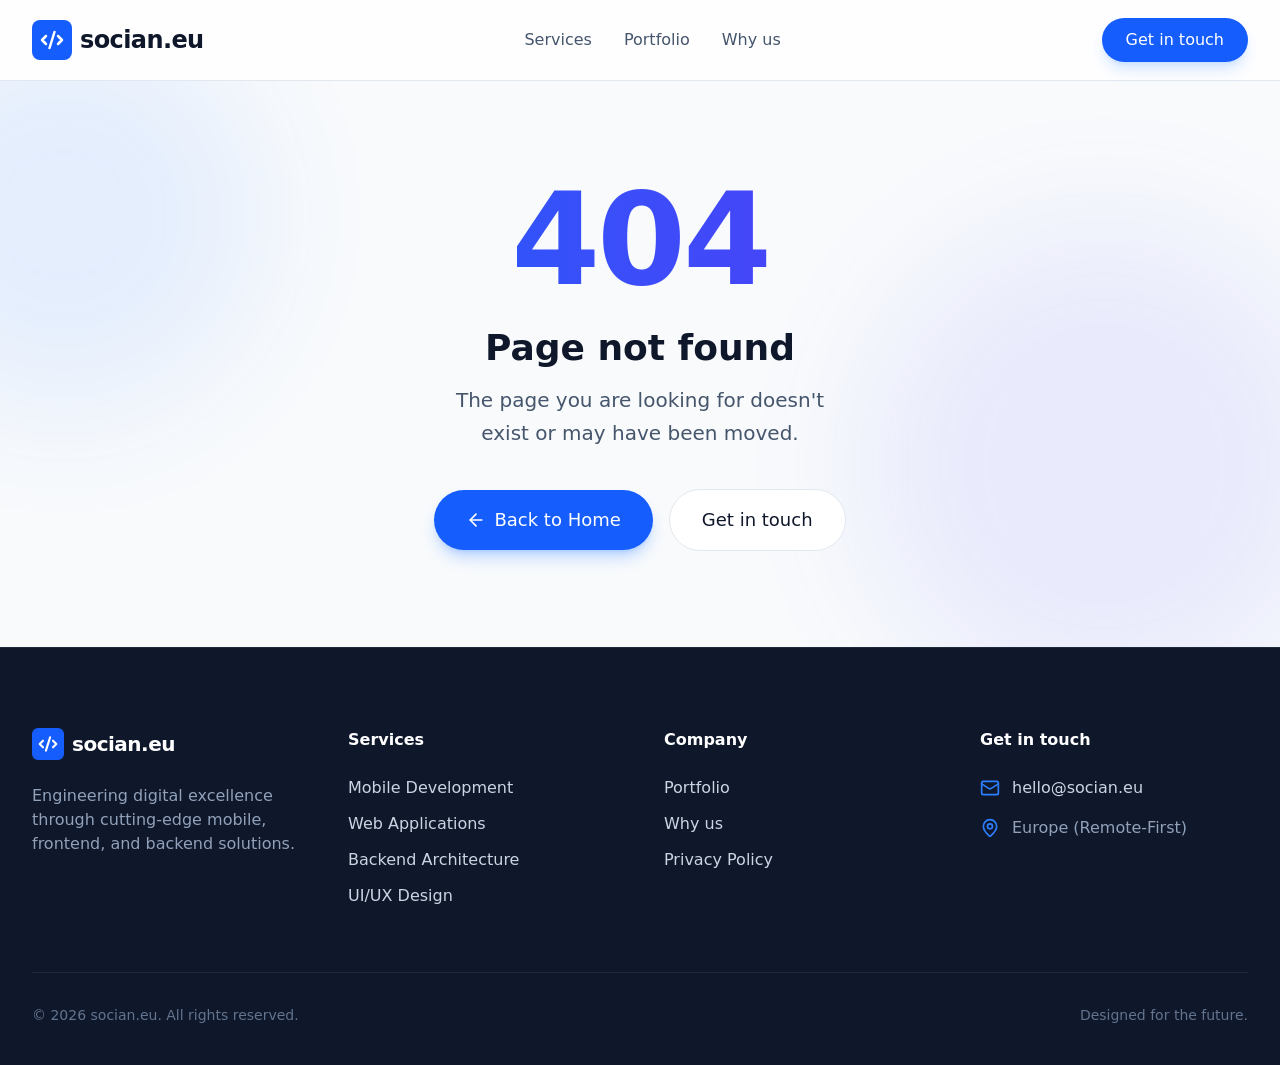
<file: index.html>
<!doctype html>
<html lang="en">
  <head>
    <meta charset="UTF-8" />
    <link rel="icon" type="image/svg+xml" href="/favicon.svg" />
    <meta name="viewport" content="width=device-width, initial-scale=1.0" />
    <title>socian.eu - Building Digital Excellence</title>
    <script type="module" crossorigin src="/assets/index-t2Mz7Jym.js"></script>
    <link rel="stylesheet" crossorigin href="/assets/index-JcWM7Z-V.css">
  </head>
  <body class="bg-slate-50 dark:bg-slate-900 text-slate-900 dark:text-slate-50">
    <div id="root"></div>
  </body>
</html>
</file>
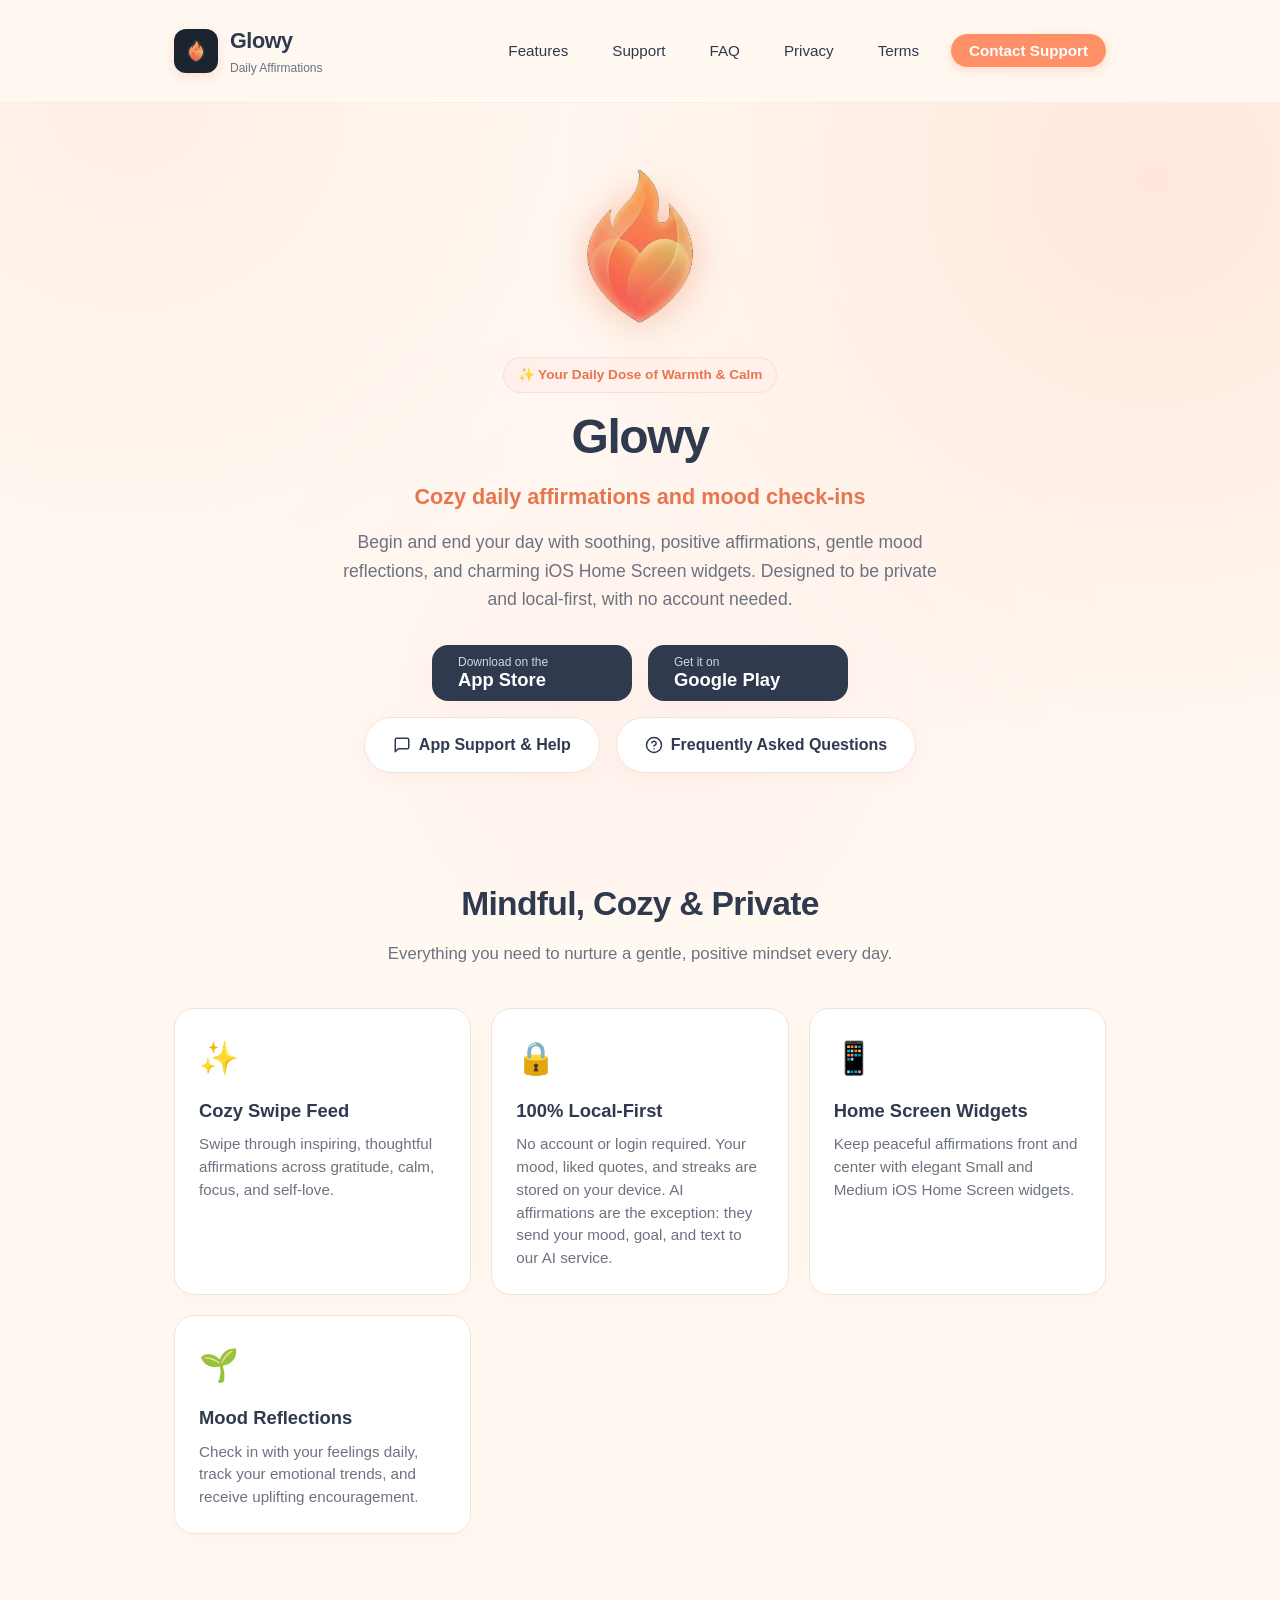
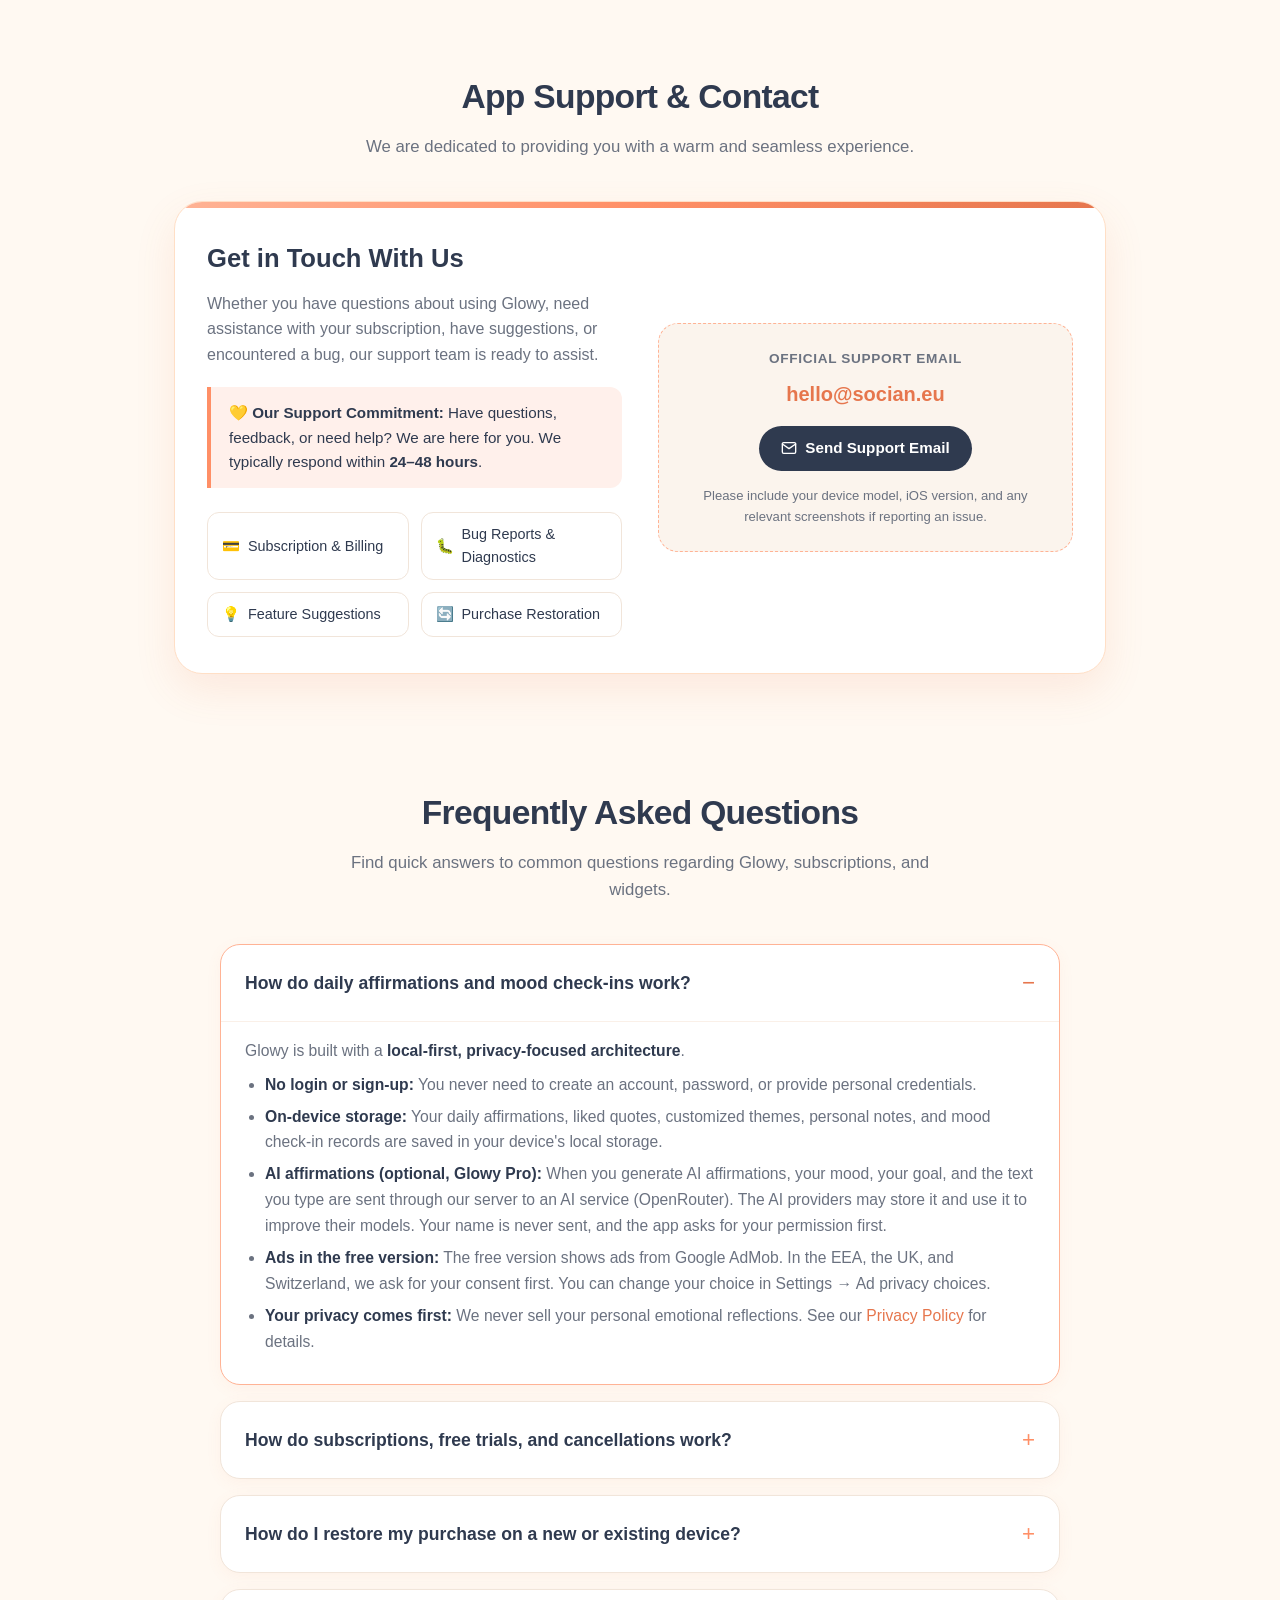
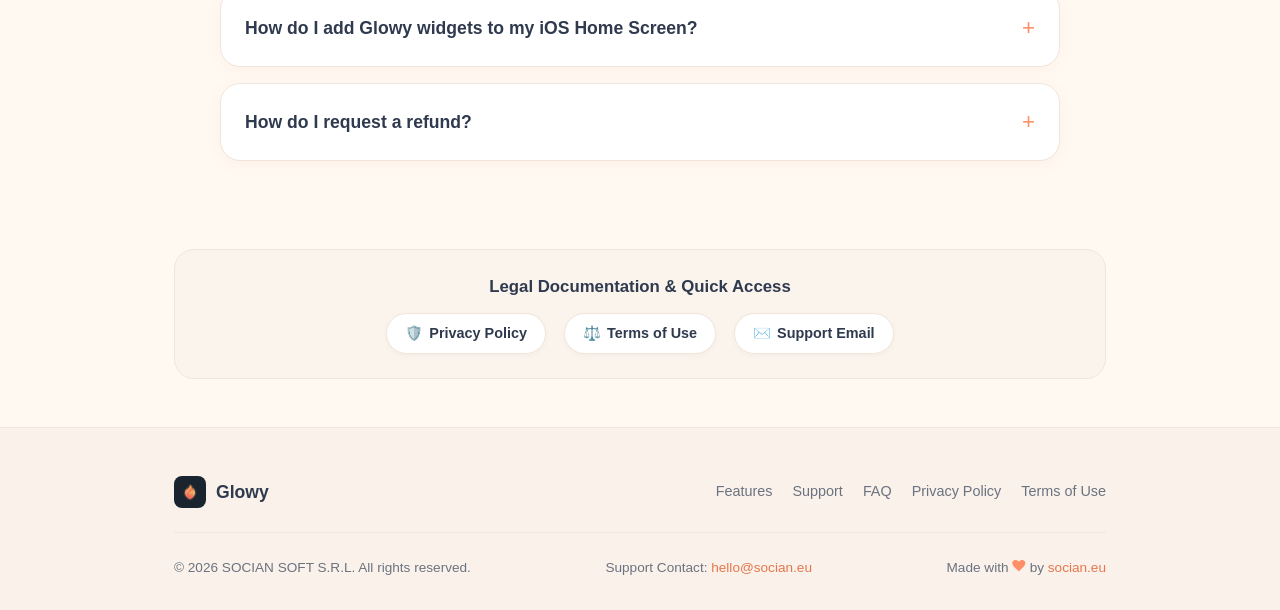
<file: glowy/index.html>
<!DOCTYPE html>
<html lang="en">
<head>
  <meta charset="UTF-8">
  <meta name="viewport" content="width=device-width, initial-scale=1.0">
  <title>Glowy – Cozy Daily Affirmations & Support</title>
  <meta name="description" content="Official support and landing page for Glowy. Cozy daily affirmations, mood check-ins, and Home Screen widgets. Local-first, no account needed.">
  <meta property="og:title" content="Glowy – Cozy Daily Affirmations & Support">
  <meta property="og:description" content="Cozy daily affirmations and mood check-ins. Private, local-first, with widgets.">
  <meta property="og:type" content="website">
  <meta property="og:url" content="https://socian.eu/glowy/">
  <meta property="og:image" content="https://socian.eu/glowy/assets/app-icon.png">
  <link rel="icon" type="image/png" href="assets/app-icon.png">
  <link rel="apple-touch-icon" href="assets/app-icon.png">

  <style>
    :root {
      color-scheme: light dark;
      --bg-cream: #FFF9F2;
      --card-bg: #FFFFFF;
      --card-alt: #FBF4ED;
      --navy: #2F3A4F;
      --navy-deep: #1E2633;
      --accent: #FF8F66;
      --accent-light: #FFB395;
      --accent-deep: #E6764D;
      --accent-soft: #FFF0EB;
      --text-primary: #2F3A4F;
      --text-secondary: #6B7280;
      --border-color: #F1E5DA;
      --shadow-sm: 0 4px 16px rgba(230, 118, 77, 0.06);
      --shadow-md: 0 10px 30px rgba(47, 58, 79, 0.07);
      --shadow-lg: 0 16px 40px rgba(230, 118, 77, 0.12);
      --radius-sm: 12px;
      --radius-md: 20px;
      --radius-lg: 28px;
    }

    * {
      box-sizing: border-box;
      margin: 0;
      padding: 0;
    }

    body {
      font-family: -apple-system, BlinkMacSystemFont, "Segoe UI", Roboto, Helvetica, Arial, sans-serif;
      background-color: var(--bg-cream);
      background-image: 
        radial-gradient(circle at 10% 10%, #FFEFE6 0%, transparent 40%),
        radial-gradient(circle at 90% 20%, #FFE7DC 0%, transparent 45%),
        radial-gradient(circle at 50% 80%, #FFF3EC 0%, transparent 50%);
      background-attachment: fixed;
      color: var(--text-primary);
      line-height: 1.6;
      -webkit-font-smoothing: antialiased;
      overflow-x: hidden;
    }

    a {
      color: var(--accent-deep);
      text-decoration: none;
      transition: color 0.2s ease;
    }

    a:hover {
      color: var(--accent);
      text-decoration: underline;
    }

    .container {
      max-width: 980px;
      margin: 0 auto;
      padding: 0 24px;
    }

    /* Header */
    header {
      padding: 24px 0;
      position: sticky;
      top: 0;
      z-index: 50;
      backdrop-filter: blur(12px);
      -webkit-backdrop-filter: blur(12px);
      background: rgba(255, 249, 242, 0.85);
      border-bottom: 1px solid rgba(241, 229, 218, 0.6);
    }

    .nav-wrapper {
      display: flex;
      align-items: center;
      justify-content: space-between;
    }

    .brand {
      display: flex;
      align-items: center;
      gap: 12px;
      text-decoration: none;
      color: var(--navy);
    }

    .brand img {
      width: 44px;
      height: 44px;
      border-radius: 12px;
      box-shadow: 0 4px 12px rgba(255, 143, 102, 0.25);
    }

    .brand-text {
      display: flex;
      flex-direction: column;
    }

    .brand-name {
      font-size: 1.35rem;
      font-weight: 700;
      letter-spacing: -0.02em;
      color: var(--navy);
    }

    .brand-tag {
      font-size: 0.75rem;
      color: var(--text-secondary);
      font-weight: 500;
    }

    .nav-links {
      display: flex;
      align-items: center;
      gap: 20px;
      list-style: none;
    }

    .nav-links a {
      color: var(--text-primary);
      font-size: 0.95rem;
      font-weight: 500;
      text-decoration: none;
      padding: 6px 12px;
      border-radius: 999px;
      transition: all 0.2s ease;
    }

    .nav-links a:hover {
      background: var(--accent-soft);
      color: var(--accent-deep);
    }

    .btn-header {
      background: var(--accent);
      color: #fff !important;
      padding: 8px 18px !important;
      border-radius: 999px;
      font-weight: 600 !important;
      box-shadow: 0 3px 10px rgba(255, 143, 102, 0.3);
      transition: transform 0.2s ease, background 0.2s ease !important;
    }

    .btn-header:hover {
      background: var(--accent-deep) !important;
      transform: translateY(-1px);
      text-decoration: none !important;
    }

    /* Hero */
    .hero {
      padding: 64px 0 48px;
      text-align: center;
    }

    .mascot-container {
      margin-bottom: 24px;
      display: inline-block;
      position: relative;
    }

    .mascot-glow {
      position: absolute;
      top: 50%;
      left: 50%;
      transform: translate(-50%, -50%);
      width: 140px;
      height: 140px;
      background: radial-gradient(circle, rgba(255, 143, 102, 0.45) 0%, rgba(255, 179, 149, 0) 70%);
      filter: blur(14px);
      z-index: 1;
    }

    .mascot-img {
      position: relative;
      z-index: 2;
      width: 110px;
      height: auto;
      animation: floatMascot 3s ease-in-out infinite;
      filter: drop-shadow(0 10px 18px rgba(230, 118, 77, 0.25));
    }

    @keyframes floatMascot {
      0%, 100% {
        transform: translateY(0);
      }
      50% {
        transform: translateY(-8px);
      }
    }

    .badge-pill {
      display: inline-flex;
      align-items: center;
      gap: 6px;
      background: var(--accent-soft);
      color: var(--accent-deep);
      padding: 6px 14px;
      border-radius: 999px;
      font-size: 0.85rem;
      font-weight: 600;
      margin-bottom: 16px;
      border: 1px solid rgba(255, 143, 102, 0.2);
    }

    .hero h1 {
      font-size: 3rem;
      font-weight: 800;
      letter-spacing: -0.03em;
      color: var(--navy);
      line-height: 1.15;
      margin-bottom: 16px;
    }

    .hero-tagline {
      font-size: 1.35rem;
      color: var(--accent-deep);
      font-weight: 600;
      margin-bottom: 14px;
    }

    .hero-description {
      font-size: 1.1rem;
      color: var(--text-secondary);
      max-width: 620px;
      margin: 0 auto 32px;
      line-height: 1.6;
    }

    .store-buttons {
      display: flex;
      justify-content: center;
      align-items: center;
      gap: 16px;
      flex-wrap: wrap;
      margin-bottom: 16px;
    }

    .btn-store {
      display: inline-flex;
      flex-direction: column;
      align-items: flex-start;
      min-width: 200px;
      background: var(--navy);
      color: #fff;
      padding: 10px 26px;
      border-radius: 16px;
      line-height: 1.2;
      box-shadow: var(--shadow-sm);
      transition: all 0.2s ease;
      text-decoration: none;
    }

    .btn-store small {
      font-size: 0.75rem;
      opacity: 0.8;
    }

    .btn-store strong {
      font-size: 1.15rem;
      font-weight: 700;
    }

    .btn-store:hover {
      background: var(--accent-deep);
      color: #fff;
      transform: translateY(-2px);
      text-decoration: none;
    }

    .hero-buttons {
      display: flex;
      justify-content: center;
      align-items: center;
      gap: 16px;
      flex-wrap: wrap;
    }

    .btn-primary {
      display: inline-flex;
      align-items: center;
      gap: 8px;
      background: var(--accent);
      color: #fff;
      padding: 14px 28px;
      border-radius: 999px;
      font-size: 1rem;
      font-weight: 600;
      box-shadow: 0 6px 20px rgba(255, 143, 102, 0.35);
      transition: all 0.2s ease;
      text-decoration: none;
    }

    .btn-primary:hover {
      background: var(--accent-deep);
      transform: translateY(-2px);
      box-shadow: 0 8px 24px rgba(230, 118, 77, 0.4);
      color: #fff;
      text-decoration: none;
    }

    .btn-secondary {
      display: inline-flex;
      align-items: center;
      gap: 8px;
      background: var(--card-bg);
      color: var(--navy);
      padding: 14px 28px;
      border-radius: 999px;
      font-size: 1rem;
      font-weight: 600;
      border: 1px solid var(--border-color);
      box-shadow: var(--shadow-sm);
      transition: all 0.2s ease;
      text-decoration: none;
    }

    .btn-secondary:hover {
      background: var(--card-alt);
      border-color: var(--accent-light);
      color: var(--accent-deep);
      transform: translateY(-2px);
      text-decoration: none;
    }

    /* Section styling */
    section {
      padding: 56px 0;
    }

    .section-header {
      text-align: center;
      margin-bottom: 40px;
    }

    .section-title {
      font-size: 2.1rem;
      font-weight: 700;
      color: var(--navy);
      letter-spacing: -0.02em;
      margin-bottom: 10px;
    }

    .section-subtitle {
      font-size: 1.05rem;
      color: var(--text-secondary);
      max-width: 580px;
      margin: 0 auto;
    }

    /* Features Grid */
    .features-grid {
      display: grid;
      grid-template-columns: repeat(auto-fit, minmax(220px, 1fr));
      gap: 20px;
      margin-bottom: 24px;
    }

    .feature-card {
      background: var(--card-bg);
      border: 1px solid var(--border-color);
      border-radius: var(--radius-md);
      padding: 24px;
      box-shadow: var(--shadow-sm);
      transition: transform 0.25s ease, box-shadow 0.25s ease;
    }

    .feature-card:hover {
      transform: translateY(-4px);
      box-shadow: var(--shadow-md);
    }

    .feature-icon {
      font-size: 2rem;
      margin-bottom: 12px;
      display: inline-block;
    }

    .feature-title {
      font-size: 1.15rem;
      font-weight: 700;
      color: var(--navy);
      margin-bottom: 8px;
    }

    .feature-text {
      font-size: 0.95rem;
      color: var(--text-secondary);
      line-height: 1.5;
    }

    /* Support Section */
    #support {
      scroll-margin-top: 80px;
    }

    .support-card {
      background: var(--card-bg);
      border: 1.5px solid #FFDFC6;
      border-radius: var(--radius-lg);
      padding: 36px 32px;
      box-shadow: var(--shadow-lg);
      position: relative;
      overflow: hidden;
    }

    .support-card::before {
      content: "";
      position: absolute;
      top: 0;
      left: 0;
      right: 0;
      height: 6px;
      background: linear-gradient(90deg, var(--accent-light), var(--accent), var(--accent-deep));
    }

    .support-inner {
      display: grid;
      grid-template-columns: 1fr 1fr;
      gap: 36px;
      align-items: center;
    }

    .support-info h3 {
      font-size: 1.6rem;
      font-weight: 700;
      color: var(--navy);
      margin-bottom: 12px;
    }

    .support-info p {
      color: var(--text-secondary);
      font-size: 1rem;
      margin-bottom: 20px;
    }

    .support-highlight {
      background: var(--accent-soft);
      border-left: 4px solid var(--accent);
      padding: 14px 18px;
      border-radius: 0 var(--radius-sm) var(--radius-sm) 0;
      margin-bottom: 24px;
    }

    .support-highlight p {
      margin: 0;
      color: var(--navy);
      font-weight: 500;
      font-size: 0.95rem;
    }

    .email-box {
      background: var(--card-alt);
      border: 1px dashed var(--accent-light);
      border-radius: var(--radius-md);
      padding: 24px;
      text-align: center;
    }

    .email-label {
      font-size: 0.85rem;
      text-transform: uppercase;
      letter-spacing: 0.05em;
      color: var(--text-secondary);
      font-weight: 600;
      margin-bottom: 8px;
    }

    .email-address {
      font-size: 1.25rem;
      font-weight: 700;
      color: var(--accent-deep);
      display: block;
      word-break: break-all;
      margin-bottom: 16px;
    }

    .email-address:hover {
      text-decoration: underline;
    }

    .btn-email {
      display: inline-flex;
      align-items: center;
      gap: 8px;
      background: var(--navy);
      color: #fff !important;
      padding: 10px 22px;
      border-radius: 999px;
      font-weight: 600;
      font-size: 0.95rem;
      transition: all 0.2s ease;
      text-decoration: none !important;
    }

    .btn-email:hover {
      background: var(--navy-deep);
      transform: translateY(-1px);
    }

    .support-topics {
      margin-top: 24px;
      display: grid;
      grid-template-columns: repeat(auto-fit, minmax(200px, 1fr));
      gap: 12px;
    }

    .topic-pill {
      background: #fff;
      border: 1px solid var(--border-color);
      padding: 10px 14px;
      border-radius: var(--radius-sm);
      font-size: 0.9rem;
      display: flex;
      align-items: center;
      gap: 8px;
      color: var(--navy);
      font-weight: 500;
    }

    /* FAQ Section */
    #faq {
      scroll-margin-top: 80px;
    }

    .faq-list {
      display: flex;
      flex-direction: column;
      gap: 16px;
      max-width: 840px;
      margin: 0 auto;
    }

    .faq-item {
      background: var(--card-bg);
      border: 1px solid var(--border-color);
      border-radius: var(--radius-md);
      overflow: hidden;
      box-shadow: var(--shadow-sm);
      transition: border-color 0.2s ease;
    }

    .faq-item[open] {
      border-color: var(--accent-light);
    }

    .faq-question {
      padding: 20px 24px;
      font-size: 1.1rem;
      font-weight: 600;
      color: var(--navy);
      cursor: pointer;
      display: flex;
      justify-content: space-between;
      align-items: center;
      user-select: none;
      list-style: none;
    }

    .faq-question::-webkit-details-marker {
      display: none;
    }

    .faq-question::after {
      content: "+";
      font-size: 1.4rem;
      color: var(--accent);
      transition: transform 0.2s ease;
      font-weight: 400;
    }

    .faq-item[open] .faq-question::after {
      content: "−";
      color: var(--accent-deep);
    }

    .faq-answer {
      padding: 0 24px 22px;
      font-size: 0.98rem;
      color: var(--text-secondary);
      line-height: 1.65;
      border-top: 1px solid #FAF0E8;
      padding-top: 16px;
    }

    .faq-answer strong {
      color: var(--navy);
    }

    .faq-answer ol, .faq-answer ul {
      margin-left: 20px;
      margin-top: 8px;
      margin-bottom: 8px;
    }

    .faq-answer li {
      margin-bottom: 6px;
    }

    /* Quick Links Bar */
    .quick-links-bar {
      margin: 32px 0;
      background: var(--card-alt);
      border: 1px solid var(--border-color);
      border-radius: var(--radius-md);
      padding: 24px;
      text-align: center;
    }

    .quick-links-title {
      font-size: 1.05rem;
      font-weight: 700;
      color: var(--navy);
      margin-bottom: 12px;
    }

    .quick-links-list {
      display: flex;
      justify-content: center;
      gap: 18px;
      flex-wrap: wrap;
      list-style: none;
    }

    .quick-link-btn {
      display: inline-flex;
      align-items: center;
      gap: 6px;
      background: #fff;
      border: 1px solid var(--border-color);
      padding: 8px 18px;
      border-radius: 999px;
      font-size: 0.9rem;
      font-weight: 600;
      color: var(--navy);
      box-shadow: 0 2px 6px rgba(0,0,0,0.03);
    }

    .quick-link-btn:hover {
      border-color: var(--accent);
      color: var(--accent-deep);
      text-decoration: none;
      transform: translateY(-1px);
    }

    /* Footer */
    footer {
      background: #FAF2EA;
      border-top: 1px solid var(--border-color);
      padding: 48px 0 32px;
      margin-top: 48px;
      color: var(--text-secondary);
      font-size: 0.9rem;
    }

    .footer-top {
      display: flex;
      justify-content: space-between;
      align-items: center;
      flex-wrap: wrap;
      gap: 20px;
      padding-bottom: 24px;
      border-bottom: 1px solid rgba(241, 229, 218, 0.8);
      margin-bottom: 24px;
    }

    .footer-brand {
      display: flex;
      align-items: center;
      gap: 10px;
      font-weight: 700;
      color: var(--navy);
      font-size: 1.1rem;
    }

    .footer-brand img {
      width: 32px;
      height: 32px;
      border-radius: 8px;
    }

    .footer-links {
      display: flex;
      gap: 20px;
      list-style: none;
    }

    .footer-links a {
      color: var(--text-secondary);
      font-size: 0.9rem;
    }

    .footer-links a:hover {
      color: var(--accent-deep);
    }

    .footer-bottom {
      display: flex;
      justify-content: space-between;
      align-items: center;
      flex-wrap: wrap;
      gap: 12px;
      font-size: 0.85rem;
    }

    .made-by svg {
      width: 1em;
      height: 0.875em;
      fill: var(--accent);
      vertical-align: -0.05em;
    }

    .sr-only {
      position: absolute;
      width: 1px;
      height: 1px;
      overflow: hidden;
      clip: rect(0 0 0 0);
      white-space: nowrap;
    }

    @media (max-width: 768px) {
      .nav-links {
        display: none;
      }
      .hero h1 {
        font-size: 2.25rem;
      }
      .hero-tagline {
        font-size: 1.15rem;
      }
      .support-inner {
        grid-template-columns: 1fr;
        gap: 24px;
      }
      .support-card {
        padding: 28px 20px;
      }
      .footer-top, .footer-bottom {
        flex-direction: column;
        align-items: flex-start;
      }
    }

    /* Dark mode follows the device setting and uses the app's dark colors. */
    @media (prefers-color-scheme: dark) {
      :root {
        --bg-cream: #121212;
        --card-bg: #242424;
        --card-alt: #2B2B2B;
        --navy: #F5EFEA;
        --navy-deep: #FFFFFF;
        --accent-soft: rgba(255, 143, 102, 0.14);
        --text-primary: #F5EFEA;
        --text-secondary: #B9AEA7;
        --border-color: #383330;
        --shadow-sm: 0 4px 16px rgba(0, 0, 0, 0.25);
        --shadow-md: 0 10px 30px rgba(0, 0, 0, 0.3);
        --shadow-lg: 0 16px 40px rgba(0, 0, 0, 0.4);
      }

      body {
        background-image: radial-gradient(circle at 10% 10%, rgba(255, 143, 102, 0.1) 0%, transparent 40%), radial-gradient(circle at 90% 20%, rgba(255, 143, 102, 0.07) 0%, transparent 45%), radial-gradient(circle at 50% 80%, rgba(255, 179, 149, 0.05) 0%, transparent 50%);
      }

      header {
        background: rgba(18, 18, 18, 0.85);
        border-bottom-color: rgba(255, 255, 255, 0.06);
      }

      /* --navy turns light, so the store and email buttons get dark text. */
      .btn-store,
      .btn-store:hover,
      .btn-email {
        color: #121212 !important;
      }

      .support-card {
        border-color: rgba(255, 143, 102, 0.35);
      }

      .topic-pill,
      .quick-link-btn {
        background: var(--card-alt);
      }

      .faq-answer {
        border-top-color: var(--border-color);
      }

      footer {
        background: #1A1A1A;
      }

      .footer-top {
        border-bottom-color: var(--border-color);
      }
    }
  </style>
</head>
<body>

  <!-- Header Navigation -->
  <header>
    <div class="container nav-wrapper">
      <a href="#" class="brand">
        <img src="assets/app-icon.png" alt="Glowy Icon">
        <div class="brand-text">
          <span class="brand-name">Glowy</span>
          <span class="brand-tag">Daily Affirmations</span>
        </div>
      </a>
      <ul class="nav-links">
        <li><a href="#features">Features</a></li>
        <li><a href="#support">Support</a></li>
        <li><a href="#faq">FAQ</a></li>
        <li><a href="privacy.html">Privacy</a></li>
        <li><a href="terms.html">Terms</a></li>
        <li><a href="#support" class="btn-header">Contact Support</a></li>
      </ul>
    </div>
  </header>

  <!-- Hero Section -->
  <main class="container">
    <section class="hero">
      <div class="mascot-container">
        <div class="mascot-glow"></div>
        <img src="assets/mascot.png" alt="Glowy Mascot Flame" class="mascot-img">
      </div>
      <div>
        <span class="badge-pill">✨ Your Daily Dose of Warmth & Calm</span>
      </div>
      <h1>Glowy</h1>
      <p class="hero-tagline">Cozy daily affirmations and mood check-ins</p>
      <p class="hero-description">
        Begin and end your day with soothing, positive affirmations, gentle mood reflections, and charming iOS Home Screen widgets. Designed to be private and local-first, with no account needed.
      </p>
      <div class="store-buttons">
        <a href="https://apps.apple.com/app/glowy-mood-affirmations/id6770220318" class="btn-store" target="_blank" rel="noopener">
          <small>Download on the</small>
          <strong>App Store</strong>
        </a>
        <a href="https://play.google.com/store/apps/details?id=io.socian.glowy" class="btn-store" target="_blank" rel="noopener">
          <small>Get it on</small>
          <strong>Google Play</strong>
        </a>
      </div>
      <div class="hero-buttons">
        <a href="#support" class="btn-secondary">
          <svg width="18" height="18" viewBox="0 0 24 24" fill="none" stroke="currentColor" stroke-width="2" stroke-linecap="round" stroke-linejoin="round"><path d="M21 15a2 2 0 0 1-2 2H7l-4 4V5a2 2 0 0 1 2-2h14a2 2 0 0 1 2 2z"></path></svg>
          App Support & Help
        </a>
        <a href="#faq" class="btn-secondary">
          <svg width="18" height="18" viewBox="0 0 24 24" fill="none" stroke="currentColor" stroke-width="2" stroke-linecap="round" stroke-linejoin="round"><circle cx="12" cy="12" r="10"></circle><path d="M9.09 9a3 3 0 0 1 5.83 1c0 2-3 3-3 3"></path><line x1="12" y1="17" x2="12.01" y2="17"></line></svg>
          Frequently Asked Questions
        </a>
      </div>
    </section>

    <!-- Key Highlights Grid -->
    <section id="features">
      <div class="section-header">
        <h2 class="section-title">Mindful, Cozy & Private</h2>
        <p class="section-subtitle">Everything you need to nurture a gentle, positive mindset every day.</p>
      </div>

      <div class="features-grid">
        <div class="feature-card">
          <div class="feature-icon">✨</div>
          <h3 class="feature-title">Cozy Swipe Feed</h3>
          <p class="feature-text">Swipe through inspiring, thoughtful affirmations across gratitude, calm, focus, and self-love.</p>
        </div>
        <div class="feature-card">
          <div class="feature-icon">🔒</div>
          <h3 class="feature-title">100% Local-First</h3>
          <p class="feature-text">No account or login required. Your mood, liked quotes, and streaks are stored on your device. AI affirmations are the exception: they send your mood, goal, and text to our AI service.</p>
        </div>
        <div class="feature-card">
          <div class="feature-icon">📱</div>
          <h3 class="feature-title">Home Screen Widgets</h3>
          <p class="feature-text">Keep peaceful affirmations front and center with elegant Small and Medium iOS Home Screen widgets.</p>
        </div>
        <div class="feature-card">
          <div class="feature-icon">🌱</div>
          <h3 class="feature-title">Mood Reflections</h3>
          <p class="feature-text">Check in with your feelings daily, track your emotional trends, and receive uplifting encouragement.</p>
        </div>
      </div>
    </section>

    <!-- App Support & Contact Section -->
    <section id="support">
      <div class="section-header">
        <h2 class="section-title">App Support & Contact</h2>
        <p class="section-subtitle">We are dedicated to providing you with a warm and seamless experience.</p>
      </div>

      <div class="support-card">
        <div class="support-inner">
          <div class="support-info">
            <h3>Get in Touch With Us</h3>
            <p>
              Whether you have questions about using Glowy, need assistance with your subscription, have suggestions, or encountered a bug, our support team is ready to assist.
            </p>

            <div class="support-highlight">
              <p>
                💛 <strong>Our Support Commitment:</strong> Have questions, feedback, or need help? We are here for you. We typically respond within <strong>24–48 hours</strong>.
              </p>
            </div>

            <div class="support-topics">
              <div class="topic-pill">
                <span>💳</span> Subscription & Billing
              </div>
              <div class="topic-pill">
                <span>🐛</span> Bug Reports & Diagnostics
              </div>
              <div class="topic-pill">
                <span>💡</span> Feature Suggestions
              </div>
              <div class="topic-pill">
                <span>🔄</span> Purchase Restoration
              </div>
            </div>
          </div>

          <div class="email-box">
            <div class="email-label">Official Support Email</div>
            <a href="mailto:hello@socian.eu" class="email-address">hello@socian.eu</a>
            <a href="mailto:hello@socian.eu?subject=Glowy%20App%20Support%20Request" class="btn-email">
              <svg width="16" height="16" viewBox="0 0 24 24" fill="none" stroke="currentColor" stroke-width="2" stroke-linecap="round" stroke-linejoin="round"><path d="M4 4h16c1.1 0 2 .9 2 2v12c0 1.1-.9 2-2 2H4c-1.1 0-2-.9-2-2V6c0-1.1.9-2 2-2z"></path><polyline points="22,6 12,13 2,6"></polyline></svg>
              Send Support Email
            </a>
            <p style="font-size: 0.82rem; color: var(--text-secondary); margin-top: 14px;">
              Please include your device model, iOS version, and any relevant screenshots if reporting an issue.
            </p>
          </div>
        </div>
      </div>
    </section>

    <!-- FAQ Section -->
    <section id="faq">
      <div class="section-header">
        <h2 class="section-title">Frequently Asked Questions</h2>
        <p class="section-subtitle">Find quick answers to common questions regarding Glowy, subscriptions, and widgets.</p>
      </div>

      <div class="faq-list">
        <!-- FAQ 1: Local-first -->
        <details class="faq-item" open>
          <summary class="faq-question">How do daily affirmations and mood check-ins work?</summary>
          <div class="faq-answer">
            <p>
              Glowy is built with a <strong>local-first, privacy-focused architecture</strong>.
            </p>
            <ul>
              <li><strong>No login or sign-up:</strong> You never need to create an account, password, or provide personal credentials.</li>
              <li><strong>On-device storage:</strong> Your daily affirmations, liked quotes, customized themes, personal notes, and mood check-in records are saved in your device's local storage.</li>
              <li><strong>AI affirmations (optional, Glowy Pro):</strong> When you generate AI affirmations, your mood, your goal, and the text you type are sent through our server to an AI service (OpenRouter). The AI providers may store it and use it to improve their models. Your name is never sent, and the app asks for your permission first.</li>
              <li><strong>Ads in the free version:</strong> The free version shows ads from Google AdMob. In the EEA, the UK, and Switzerland, we ask for your consent first. You can change your choice in Settings &rarr; Ad privacy choices.</li>
              <li><strong>Your privacy comes first:</strong> We never sell your personal emotional reflections. See our <a href="privacy.html">Privacy Policy</a> for details.</li>
            </ul>
          </div>
        </details>

        <!-- FAQ 2: Subscriptions & Billing -->
        <details class="faq-item">
          <summary class="faq-question">How do subscriptions, free trials, and cancellations work?</summary>
          <div class="faq-answer">
            <p>
              Glowy offers both a free tier and an optional <strong>Glowy Pro</strong> subscription (Monthly and Annual plans).
            </p>
            <ul>
              <li><strong>3-Day Free Trial:</strong> The Annual plan comes with a 3-day free trial, giving you full access to unlimited affirmations, all theme packs, AI-assisted affirmations, and all widget designs.</li>
              <li><strong>Billing & Renewal:</strong> Payments are processed securely by Apple (App Store) or Google (Google Play). Subscriptions automatically renew unless canceled: on the App Store at least 24 hours before the end of the billing period, on Google Play before the end of the billing period.</li>
              <li><strong>How to Cancel or Manage on iPhone or iPad:</strong> You can manage or cancel your subscription at any time:
                <ol>
                  <li>Open the <strong>Settings</strong> app on your iPhone or iPad.</li>
                  <li>Tap your <strong>Name / Apple ID</strong> at the top.</li>
                  <li>Tap <strong>Subscriptions</strong>.</li>
                  <li>Select <strong>Glowy</strong> and choose <em>Cancel Subscription</em>.</li>
                </ol>
              </li>
              <li><strong>How to Cancel or Manage on Android:</strong> Open the <strong>Google Play</strong> app, tap your profile icon, then <strong>Payments &amp; subscriptions</strong> &rarr; <strong>Subscriptions</strong>. Select <strong>Glowy</strong> and tap <em>Cancel subscription</em>.</li>
            </ul>
          </div>
        </details>

        <!-- FAQ 3: Restore Purchases -->
        <details class="faq-item">
          <summary class="faq-question">How do I restore my purchase on a new or existing device?</summary>
          <div class="faq-answer">
            <p>
              If you got a new iPhone, restored your device from backup, or reinstalled Glowy:
            </p>
            <ol>
              <li>Open the <strong>Glowy</strong> app.</li>
              <li>Tap the <strong>Settings (gear icon)</strong> in the top-right corner.</li>
              <li>Tap <strong>"Restore Purchases"</strong>.</li>
            </ol>
            <p style="margin-top: 8px;">
              Glowy will communicate securely with the App Store to re-activate your Glowy Pro subscription immediately. Make sure you are signed into the same Apple ID used for the initial purchase.
            </p>
          </div>
        </details>

        <!-- FAQ 4: Widgets -->
        <details class="faq-item">
          <summary class="faq-question">How do I add Glowy widgets to my iOS Home Screen?</summary>
          <div class="faq-answer">
            <p>
              Glowy includes Small and Medium Home Screen widgets so you can view uplifting thoughts without even opening the app:
            </p>
            <ol>
              <li>From the Home Screen, touch and hold any empty area or app icon until the apps jiggle.</li>
              <li>Tap the <strong>+ (Add)</strong> button in the upper-left corner.</li>
              <li>Scroll down or type <strong>"Glowy"</strong> in the search bar.</li>
              <li>Swipe to select either the <strong>Small</strong> or <strong>Medium</strong> widget format.</li>
              <li>Tap <strong>Add Widget</strong>, then tap <strong>Done</strong>.</li>
            </ol>
            <p style="margin-top: 8px;">
              <em>Tip:</em> Widgets refresh automatically throughout the day with your favorite categories!
            </p>
          </div>
        </details>

        <!-- FAQ 5: Refunds -->
        <details class="faq-item">
          <summary class="faq-question">How do I request a refund?</summary>
          <div class="faq-answer">
            <p>
              Because Apple handles all App Store billing and payment transactions directly, developers cannot issue refunds on Apple's behalf.
            </p>
            <p>
              To request a refund from Apple:
            </p>
            <ol>
              <li>Visit <a href="https://reportaproblem.apple.com" target="_blank" rel="noopener">reportaproblem.apple.com</a>.</li>
              <li>Sign in with your Apple ID and password.</li>
              <li>Select <em>"I'd like to..."</em> &rarr; <em>"Request a refund"</em>.</li>
              <li>Choose the reason and select Glowy from your purchased items.</li>
            </ol>
          </div>
        </details>
      </div>
    </section>

    <!-- Quick Legal Links Bar -->
    <div class="quick-links-bar">
      <div class="quick-links-title">Legal Documentation & Quick Access</div>
      <ul class="quick-links-list">
        <li>
          <a href="privacy.html" class="quick-link-btn">
            <span>🛡️</span> Privacy Policy
          </a>
        </li>
        <li>
          <a href="terms.html" class="quick-link-btn">
            <span>⚖️</span> Terms of Use
          </a>
        </li>
        <li>
          <a href="mailto:hello@socian.eu" class="quick-link-btn">
            <span>✉️</span> Support Email
          </a>
        </li>
      </ul>
    </div>
  </main>

  <!-- Footer -->
  <footer>
    <div class="container">
      <div class="footer-top">
        <div class="footer-brand">
          <img src="assets/app-icon.png" alt="Glowy Logo">
          <span>Glowy</span>
        </div>
        <ul class="footer-links">
          <li><a href="#features">Features</a></li>
          <li><a href="#support">Support</a></li>
          <li><a href="#faq">FAQ</a></li>
          <li><a href="privacy.html">Privacy Policy</a></li>
          <li><a href="terms.html">Terms of Use</a></li>
        </ul>
      </div>
      <div class="footer-bottom">
        <div>
          &copy; 2026 SOCIAN SOFT S.R.L. All rights reserved.
        </div>
        <div>
          Support Contact: <a href="mailto:hello@socian.eu">hello@socian.eu</a>
        </div>
        <div class="made-by">
          Made with <svg viewBox="0 0 16 14" aria-hidden="true" focusable="false"><path d="M8 13.4 6.9 12.4C2.9 8.8.3 6.4.3 3.6.3 1.6 1.9 0 3.9 0c1.6 0 3.1.8 4.1 2 1-1.2 2.5-2 4.1-2 2 0 3.6 1.6 3.6 3.6 0 2.8-2.6 5.2-6.6 8.8Z"/></svg><span class="sr-only">love</span> by <a href="https://socian.eu/">socian.eu</a>
        </div>
      </div>
    </div>
  </footer>

</body>
</html>
</file>
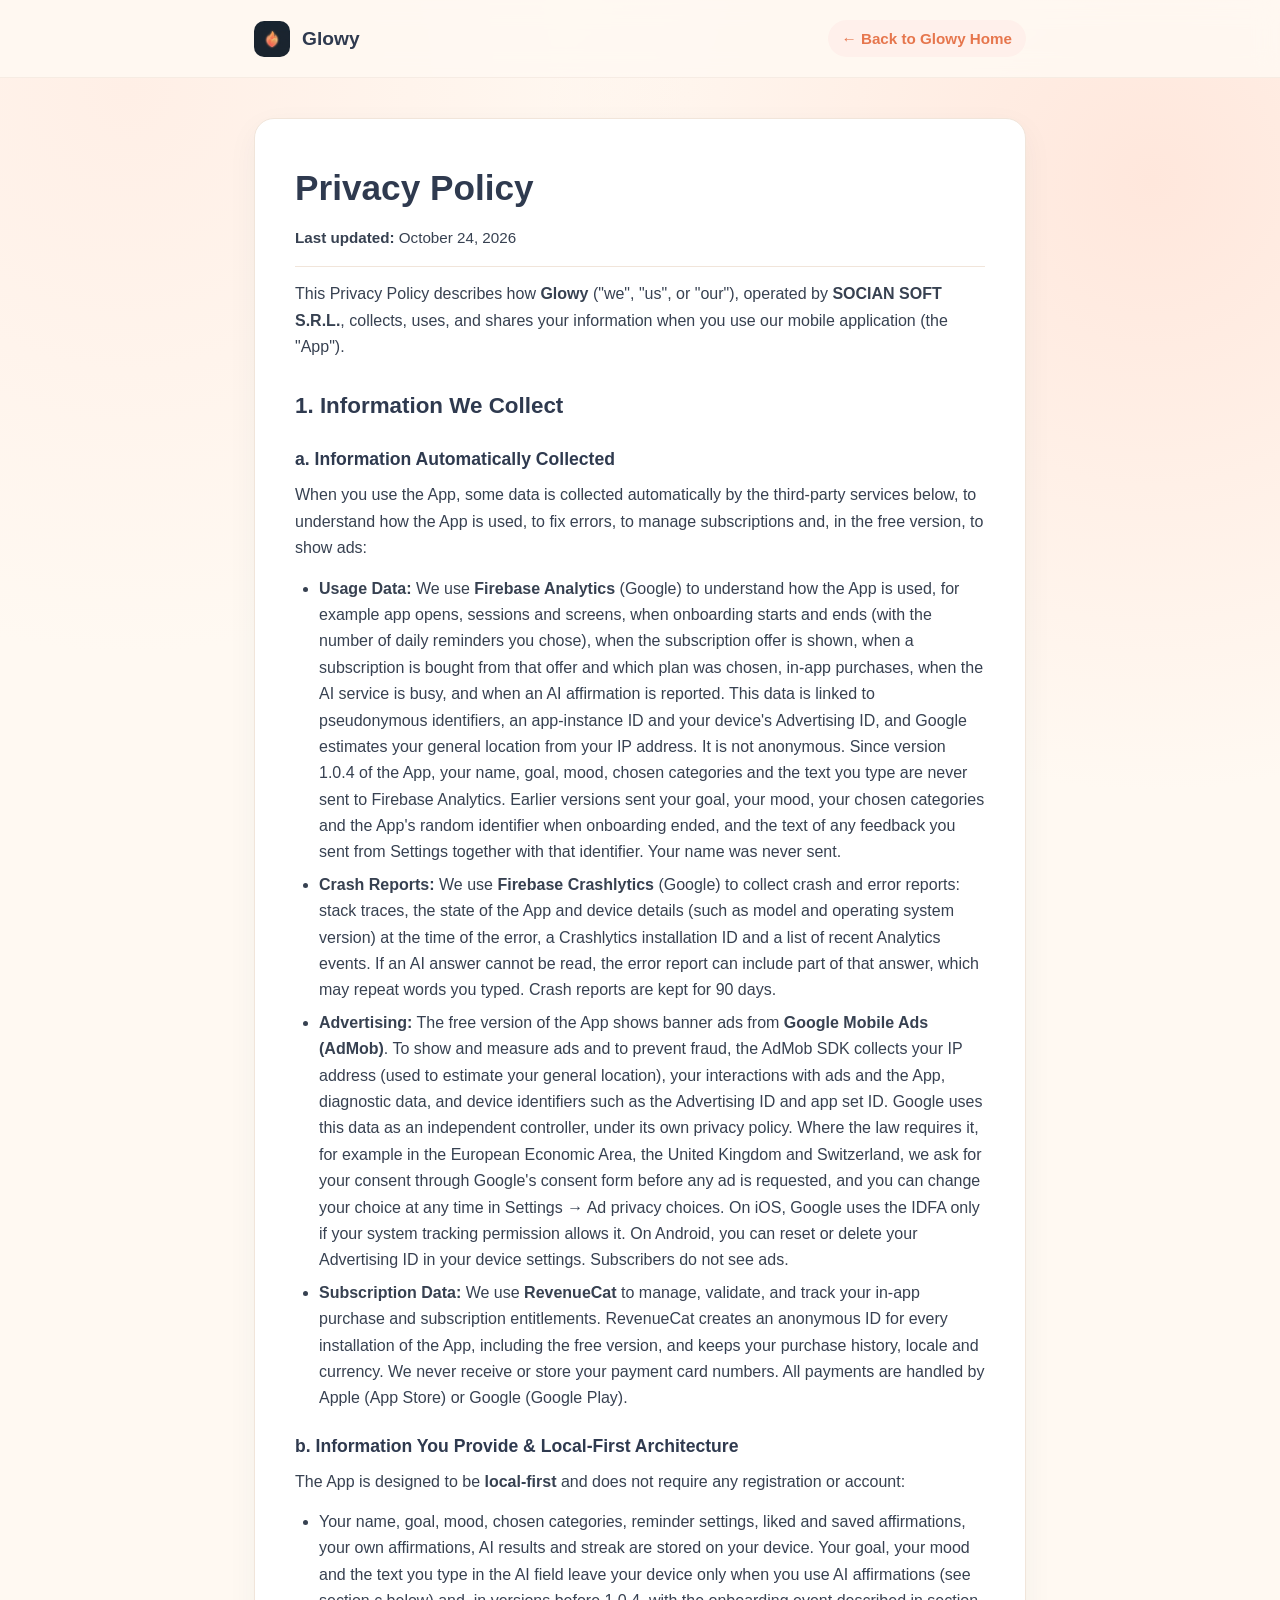
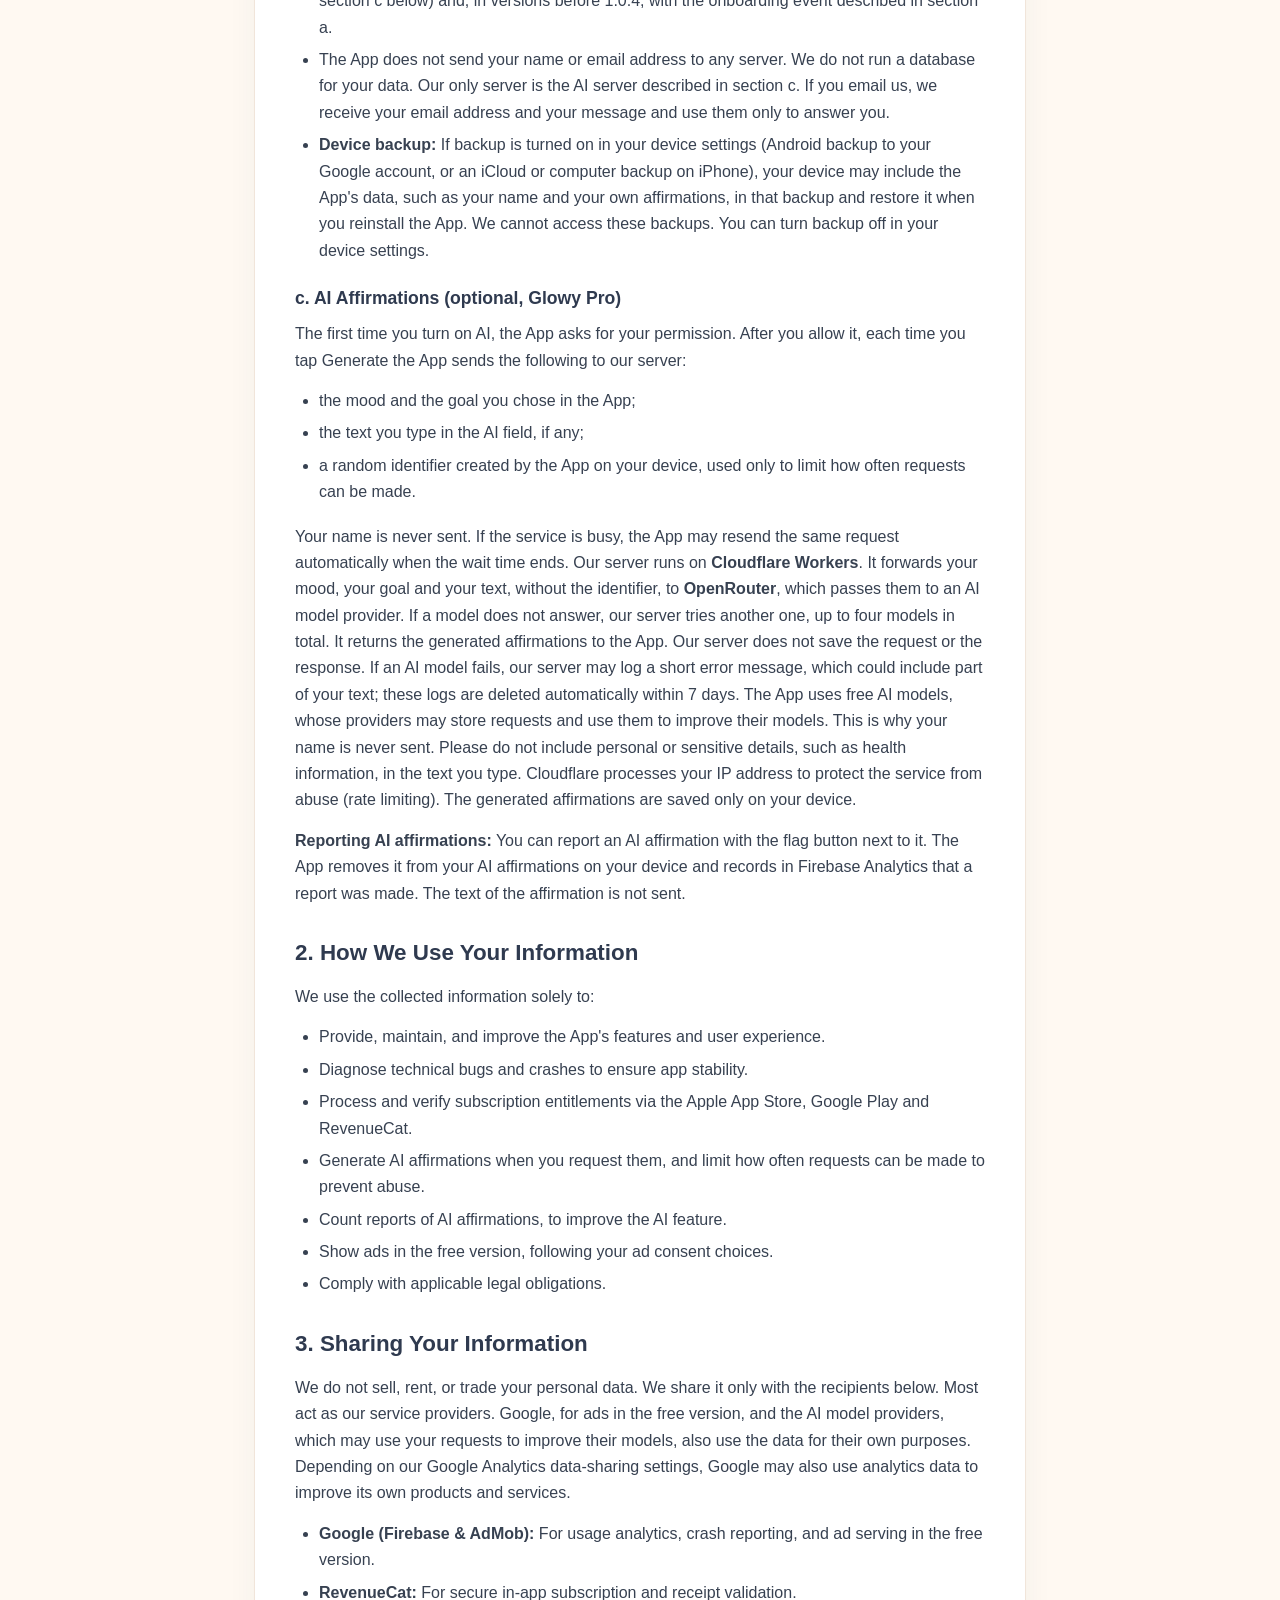
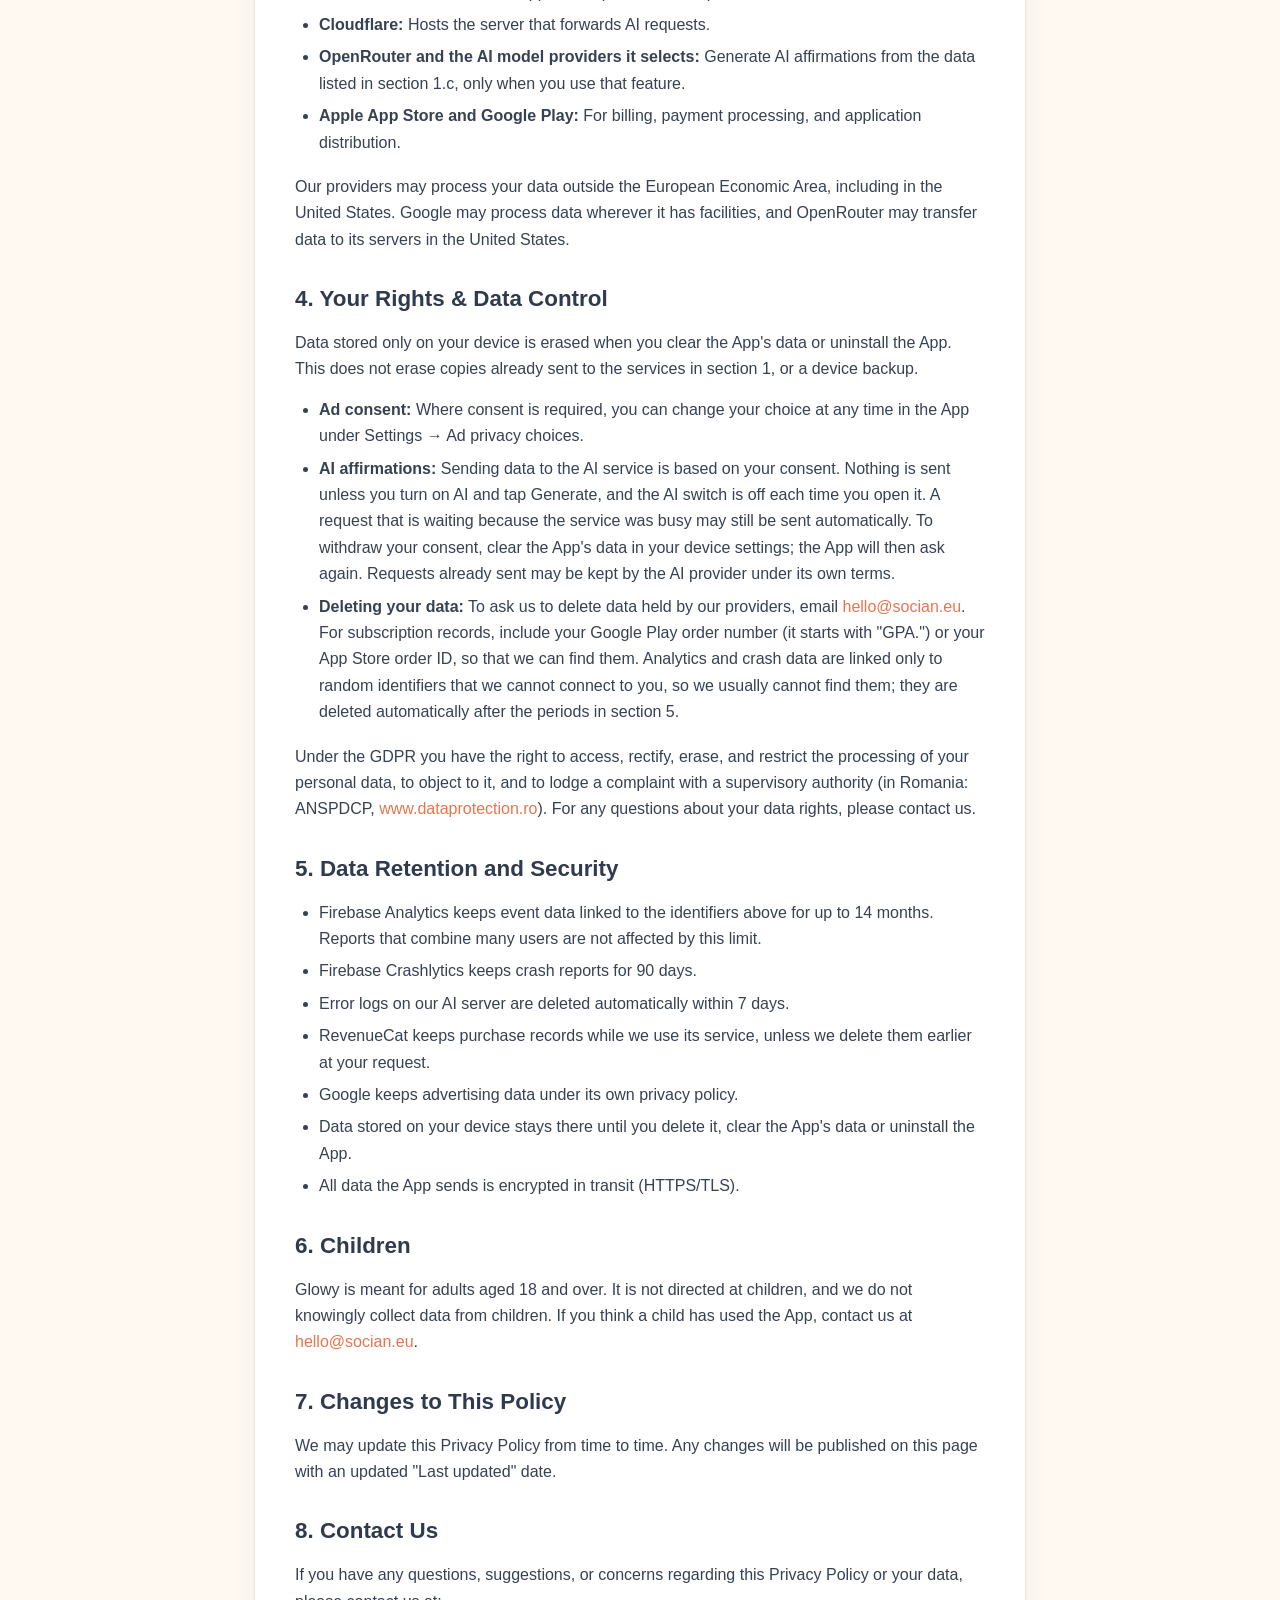
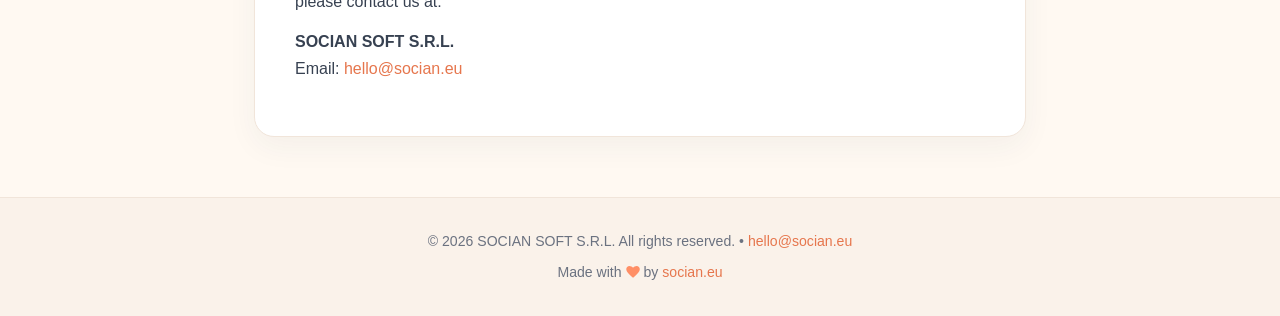
<file: glowy/privacy.html>
<!DOCTYPE html>
<html lang="en">
<head>
  <meta charset="UTF-8">
  <meta name="viewport" content="width=device-width, initial-scale=1.0">
  <title>Privacy Policy – Glowy</title>
  <meta name="description" content="Privacy Policy for Glowy app by SOCIAN SOFT S.R.L.">
  <link rel="icon" type="image/png" href="assets/app-icon.png">
  <link rel="apple-touch-icon" href="assets/app-icon.png">
  <style>
    :root {
      color-scheme: light dark;
      --bg-cream: #FFF9F2;
      --card-bg: #FFFFFF;
      --card-alt: #FBF4ED;
      --navy: #2F3A4F;
      --navy-deep: #1E2633;
      --accent: #FF8F66;
      --accent-light: #FFB395;
      --accent-deep: #E6764D;
      --accent-soft: #FFF0EB;
      --text-primary: #2F3A4F;
      --text-secondary: #6B7280;
      --border-color: #F1E5DA;
      --radius-sm: 12px;
      --radius-md: 20px;
    }

    * {
      box-sizing: border-box;
      margin: 0;
      padding: 0;
    }

    body {
      font-family: -apple-system, BlinkMacSystemFont, "Segoe UI", Roboto, Helvetica, Arial, sans-serif;
      background-color: var(--bg-cream);
      background-image: 
        radial-gradient(circle at 10% 10%, #FFEFE6 0%, transparent 40%),
        radial-gradient(circle at 90% 20%, #FFE7DC 0%, transparent 45%);
      background-attachment: fixed;
      color: var(--text-primary);
      line-height: 1.65;
      -webkit-font-smoothing: antialiased;
    }

    a {
      color: var(--accent-deep);
      text-decoration: none;
    }

    a:hover {
      text-decoration: underline;
    }

    .container {
      max-width: 820px;
      margin: 0 auto;
      padding: 0 24px;
    }

    header {
      padding: 20px 0;
      backdrop-filter: blur(12px);
      -webkit-backdrop-filter: blur(12px);
      background: rgba(255, 249, 242, 0.9);
      border-bottom: 1px solid rgba(241, 229, 218, 0.6);
      position: sticky;
      top: 0;
      z-index: 10;
    }

    .nav-wrapper {
      display: flex;
      align-items: center;
      justify-content: space-between;
    }

    .brand {
      display: flex;
      align-items: center;
      gap: 12px;
      color: var(--navy);
      text-decoration: none;
      font-weight: 700;
      font-size: 1.2rem;
    }

    .brand img {
      width: 36px;
      height: 36px;
      border-radius: 10px;
    }

    .back-link {
      font-size: 0.95rem;
      font-weight: 600;
      display: inline-flex;
      align-items: center;
      gap: 6px;
      padding: 6px 14px;
      background: var(--accent-soft);
      border-radius: 999px;
    }

    .legal-content {
      background: var(--card-bg);
      border: 1px solid var(--border-color);
      border-radius: var(--radius-md);
      padding: 40px;
      margin: 40px 0 60px;
      box-shadow: 0 10px 30px rgba(47, 58, 79, 0.05);
    }

    .legal-content h1 {
      font-size: 2.2rem;
      font-weight: 800;
      color: var(--navy);
      margin-bottom: 8px;
    }

    .effective-date {
      color: var(--text-secondary);
      font-size: 0.95rem;
      margin-bottom: 28px;
      border-bottom: 1px solid var(--border-color);
      padding-bottom: 16px;
    }

    .legal-content h2 {
      font-size: 1.4rem;
      font-weight: 700;
      color: var(--navy);
      margin-top: 28px;
      margin-bottom: 12px;
    }

    .legal-content h3 {
      font-size: 1.1rem;
      font-weight: 600;
      color: var(--navy);
      margin-top: 20px;
      margin-bottom: 8px;
    }

    .legal-content p {
      margin-bottom: 14px;
      color: #374151;
    }

    .legal-content ul, .legal-content ol {
      margin-left: 24px;
      margin-bottom: 18px;
      color: #374151;
    }

    .legal-content li {
      margin-bottom: 6px;
    }

    footer {
      background: #FAF2EA;
      border-top: 1px solid var(--border-color);
      padding: 32px 0;
      text-align: center;
      font-size: 0.88rem;
      color: var(--text-secondary);
    }

    .made-by {
      margin-top: 8px;
    }

    .made-by svg {
      width: 1em;
      height: 0.875em;
      fill: var(--accent);
      vertical-align: -0.05em;
    }

    .sr-only {
      position: absolute;
      width: 1px;
      height: 1px;
      overflow: hidden;
      clip: rect(0 0 0 0);
      white-space: nowrap;
    }

    @media (max-width: 640px) {
      .legal-content {
        padding: 24px 18px;
        margin: 20px 0 40px;
      }
      .legal-content h1 {
        font-size: 1.75rem;
      }
    }

    /* Dark mode follows the device setting and uses the app's dark colors. */
    @media (prefers-color-scheme: dark) {
      :root {
        --bg-cream: #121212;
        --card-bg: #242424;
        --card-alt: #2B2B2B;
        --navy: #F5EFEA;
        --navy-deep: #FFFFFF;
        --accent-soft: rgba(255, 143, 102, 0.14);
        --text-primary: #F5EFEA;
        --text-secondary: #B9AEA7;
        --border-color: #383330;
      }

      body {
        background-image: radial-gradient(circle at 10% 10%, rgba(255, 143, 102, 0.1) 0%, transparent 40%), radial-gradient(circle at 90% 20%, rgba(255, 143, 102, 0.07) 0%, transparent 45%);
      }

      header {
        background: rgba(18, 18, 18, 0.9);
        border-bottom-color: rgba(255, 255, 255, 0.06);
      }

      .legal-content {
        box-shadow: 0 10px 30px rgba(0, 0, 0, 0.3);
      }

      .legal-content p,
      .legal-content ul,
      .legal-content ol {
        color: rgba(245, 239, 234, 0.87);
      }

      footer {
        background: #1A1A1A;
      }
    }
  </style>
</head>
<body>
  <header>
    <div class="container nav-wrapper">
      <a href="index.html" class="brand">
        <img src="assets/app-icon.png" alt="Glowy Logo">
        <span>Glowy</span>
      </a>
      <a href="index.html" class="back-link">&larr; Back to Glowy Home</a>
    </div>
  </header>
  <div class="container">
    <div class="legal-content">
      
<h1>Privacy Policy</h1>
<p class="effective-date"><strong>Last updated:</strong> October 24, 2026</p>

<p>This Privacy Policy describes how <strong>Glowy</strong> ("we", "us", or "our"), operated by <strong>SOCIAN SOFT S.R.L.</strong>, collects, uses, and shares your information when you use our mobile application (the "App").</p>

<h2>1. Information We Collect</h2>

<h3>a. Information Automatically Collected</h3>
<p>When you use the App, some data is collected automatically by the third-party services below, to understand how the App is used, to fix errors, to manage subscriptions and, in the free version, to show ads:</p>
<ul>
  <li><strong>Usage Data:</strong> We use <strong>Firebase Analytics</strong> (Google) to understand how the App is used, for example app opens, sessions and screens, when onboarding starts and ends (with the number of daily reminders you chose), when the subscription offer is shown, when a subscription is bought from that offer and which plan was chosen, in-app purchases, when the AI service is busy, and when an AI affirmation is reported. This data is linked to pseudonymous identifiers, an app-instance ID and your device's Advertising ID, and Google estimates your general location from your IP address. It is not anonymous. Since version 1.0.4 of the App, your name, goal, mood, chosen categories and the text you type are never sent to Firebase Analytics. Earlier versions sent your goal, your mood, your chosen categories and the App's random identifier when onboarding ended, and the text of any feedback you sent from Settings together with that identifier. Your name was never sent.</li>
  <li><strong>Crash Reports:</strong> We use <strong>Firebase Crashlytics</strong> (Google) to collect crash and error reports: stack traces, the state of the App and device details (such as model and operating system version) at the time of the error, a Crashlytics installation ID and a list of recent Analytics events. If an AI answer cannot be read, the error report can include part of that answer, which may repeat words you typed. Crash reports are kept for 90 days.</li>
  <li><strong>Advertising:</strong> The free version of the App shows banner ads from <strong>Google Mobile Ads (AdMob)</strong>. To show and measure ads and to prevent fraud, the AdMob SDK collects your IP address (used to estimate your general location), your interactions with ads and the App, diagnostic data, and device identifiers such as the Advertising ID and app set ID. Google uses this data as an independent controller, under its own privacy policy. Where the law requires it, for example in the European Economic Area, the United Kingdom and Switzerland, we ask for your consent through Google's consent form before any ad is requested, and you can change your choice at any time in Settings &rarr; Ad privacy choices. On iOS, Google uses the IDFA only if your system tracking permission allows it. On Android, you can reset or delete your Advertising ID in your device settings. Subscribers do not see ads.</li>
  <li><strong>Subscription Data:</strong> We use <strong>RevenueCat</strong> to manage, validate, and track your in-app purchase and subscription entitlements. RevenueCat creates an anonymous ID for every installation of the App, including the free version, and keeps your purchase history, locale and currency. We never receive or store your payment card numbers. All payments are handled by Apple (App Store) or Google (Google Play).</li>
</ul>

<h3>b. Information You Provide &amp; Local-First Architecture</h3>
<p>The App is designed to be <strong>local-first</strong> and does not require any registration or account:</p>
<ul>
  <li>Your name, goal, mood, chosen categories, reminder settings, liked and saved affirmations, your own affirmations, AI results and streak are stored on your device. Your goal, your mood and the text you type in the AI field leave your device only when you use AI affirmations (see section c below) and, in versions before 1.0.4, with the onboarding event described in section a.</li>
  <li>The App does not send your name or email address to any server. We do not run a database for your data. Our only server is the AI server described in section c. If you email us, we receive your email address and your message and use them only to answer you.</li>
  <li><strong>Device backup:</strong> If backup is turned on in your device settings (Android backup to your Google account, or an iCloud or computer backup on iPhone), your device may include the App's data, such as your name and your own affirmations, in that backup and restore it when you reinstall the App. We cannot access these backups. You can turn backup off in your device settings.</li>
</ul>

<h3>c. AI Affirmations (optional, Glowy Pro)</h3>
<p>The first time you turn on AI, the App asks for your permission. After you allow it, each time you tap Generate the App sends the following to our server:</p>
<ul>
  <li>the mood and the goal you chose in the App;</li>
  <li>the text you type in the AI field, if any;</li>
  <li>a random identifier created by the App on your device, used only to limit how often requests can be made.</li>
</ul>
<p>Your name is never sent. If the service is busy, the App may resend the same request automatically when the wait time ends. Our server runs on <strong>Cloudflare Workers</strong>. It forwards your mood, your goal and your text, without the identifier, to <strong>OpenRouter</strong>, which passes them to an AI model provider. If a model does not answer, our server tries another one, up to four models in total. It returns the generated affirmations to the App. Our server does not save the request or the response. If an AI model fails, our server may log a short error message, which could include part of your text; these logs are deleted automatically within 7 days. The App uses free AI models, whose providers may store requests and use them to improve their models. This is why your name is never sent. Please do not include personal or sensitive details, such as health information, in the text you type. Cloudflare processes your IP address to protect the service from abuse (rate limiting). The generated affirmations are saved only on your device.</p>
<p><strong>Reporting AI affirmations:</strong> You can report an AI affirmation with the flag button next to it. The App removes it from your AI affirmations on your device and records in Firebase Analytics that a report was made. The text of the affirmation is not sent.</p>

<h2>2. How We Use Your Information</h2>
<p>We use the collected information solely to:</p>
<ul>
  <li>Provide, maintain, and improve the App's features and user experience.</li>
  <li>Diagnose technical bugs and crashes to ensure app stability.</li>
  <li>Process and verify subscription entitlements via the Apple App Store, Google Play and RevenueCat.</li>
  <li>Generate AI affirmations when you request them, and limit how often requests can be made to prevent abuse.</li>
  <li>Count reports of AI affirmations, to improve the AI feature.</li>
  <li>Show ads in the free version, following your ad consent choices.</li>
  <li>Comply with applicable legal obligations.</li>
</ul>

<h2>3. Sharing Your Information</h2>
<p>We do not sell, rent, or trade your personal data. We share it only with the recipients below. Most act as our service providers. Google, for ads in the free version, and the AI model providers, which may use your requests to improve their models, also use the data for their own purposes. Depending on our Google Analytics data-sharing settings, Google may also use analytics data to improve its own products and services.</p>
<ul>
  <li><strong>Google (Firebase &amp; AdMob):</strong> For usage analytics, crash reporting, and ad serving in the free version.</li>
  <li><strong>RevenueCat:</strong> For secure in-app subscription and receipt validation.</li>
  <li><strong>Cloudflare:</strong> Hosts the server that forwards AI requests.</li>
  <li><strong>OpenRouter and the AI model providers it selects:</strong> Generate AI affirmations from the data listed in section 1.c, only when you use that feature.</li>
  <li><strong>Apple App Store and Google Play:</strong> For billing, payment processing, and application distribution.</li>
</ul>
<p>Our providers may process your data outside the European Economic Area, including in the United States. Google may process data wherever it has facilities, and OpenRouter may transfer data to its servers in the United States.</p>

<h2 id="your-rights">4. Your Rights &amp; Data Control</h2>
<p>Data stored only on your device is erased when you clear the App's data or uninstall the App. This does not erase copies already sent to the services in section 1, or a device backup.</p>
<ul>
  <li><strong>Ad consent:</strong> Where consent is required, you can change your choice at any time in the App under Settings &rarr; Ad privacy choices.</li>
  <li><strong>AI affirmations:</strong> Sending data to the AI service is based on your consent. Nothing is sent unless you turn on AI and tap Generate, and the AI switch is off each time you open it. A request that is waiting because the service was busy may still be sent automatically. To withdraw your consent, clear the App's data in your device settings; the App will then ask again. Requests already sent may be kept by the AI provider under its own terms.</li>
  <li><strong>Deleting your data:</strong> To ask us to delete data held by our providers, email <a href="mailto:hello@socian.eu">hello@socian.eu</a>. For subscription records, include your Google Play order number (it starts with "GPA.") or your App Store order ID, so that we can find them. Analytics and crash data are linked only to random identifiers that we cannot connect to you, so we usually cannot find them; they are deleted automatically after the periods in section 5.</li>
</ul>
<p>Under the GDPR you have the right to access, rectify, erase, and restrict the processing of your personal data, to object to it, and to lodge a complaint with a supervisory authority (in Romania: ANSPDCP, <a href="https://www.dataprotection.ro">www.dataprotection.ro</a>). For any questions about your data rights, please contact us.</p>

<h2>5. Data Retention and Security</h2>
<ul>
  <li>Firebase Analytics keeps event data linked to the identifiers above for up to 14 months. Reports that combine many users are not affected by this limit.</li>
  <li>Firebase Crashlytics keeps crash reports for 90 days.</li>
  <li>Error logs on our AI server are deleted automatically within 7 days.</li>
  <li>RevenueCat keeps purchase records while we use its service, unless we delete them earlier at your request.</li>
  <li>Google keeps advertising data under its own privacy policy.</li>
  <li>Data stored on your device stays there until you delete it, clear the App's data or uninstall the App.</li>
  <li>All data the App sends is encrypted in transit (HTTPS/TLS).</li>
</ul>

<h2>6. Children</h2>
<p>Glowy is meant for adults aged 18 and over. It is not directed at children, and we do not knowingly collect data from children. If you think a child has used the App, contact us at <a href="mailto:hello@socian.eu">hello@socian.eu</a>.</p>

<h2>7. Changes to This Policy</h2>
<p>We may update this Privacy Policy from time to time. Any changes will be published on this page with an updated "Last updated" date.</p>

<h2>8. Contact Us</h2>
<p>If you have any questions, suggestions, or concerns regarding this Privacy Policy or your data, please contact us at:</p>
<p>
  <strong>SOCIAN SOFT S.R.L.</strong><br>
  Email: <a href="mailto:hello@socian.eu">hello@socian.eu</a>
</p>

    </div>
  </div>
  <footer>
    <div class="container">
      &copy; 2026 SOCIAN SOFT S.R.L. All rights reserved. &bull; <a href="mailto:hello@socian.eu">hello@socian.eu</a>
      <div class="made-by">Made with <svg viewBox="0 0 16 14" aria-hidden="true" focusable="false"><path d="M8 13.4 6.9 12.4C2.9 8.8.3 6.4.3 3.6.3 1.6 1.9 0 3.9 0c1.6 0 3.1.8 4.1 2 1-1.2 2.5-2 4.1-2 2 0 3.6 1.6 3.6 3.6 0 2.8-2.6 5.2-6.6 8.8Z"/></svg><span class="sr-only">love</span> by <a href="https://socian.eu/">socian.eu</a></div>
    </div>
  </footer>
</body>
</html>
</file>
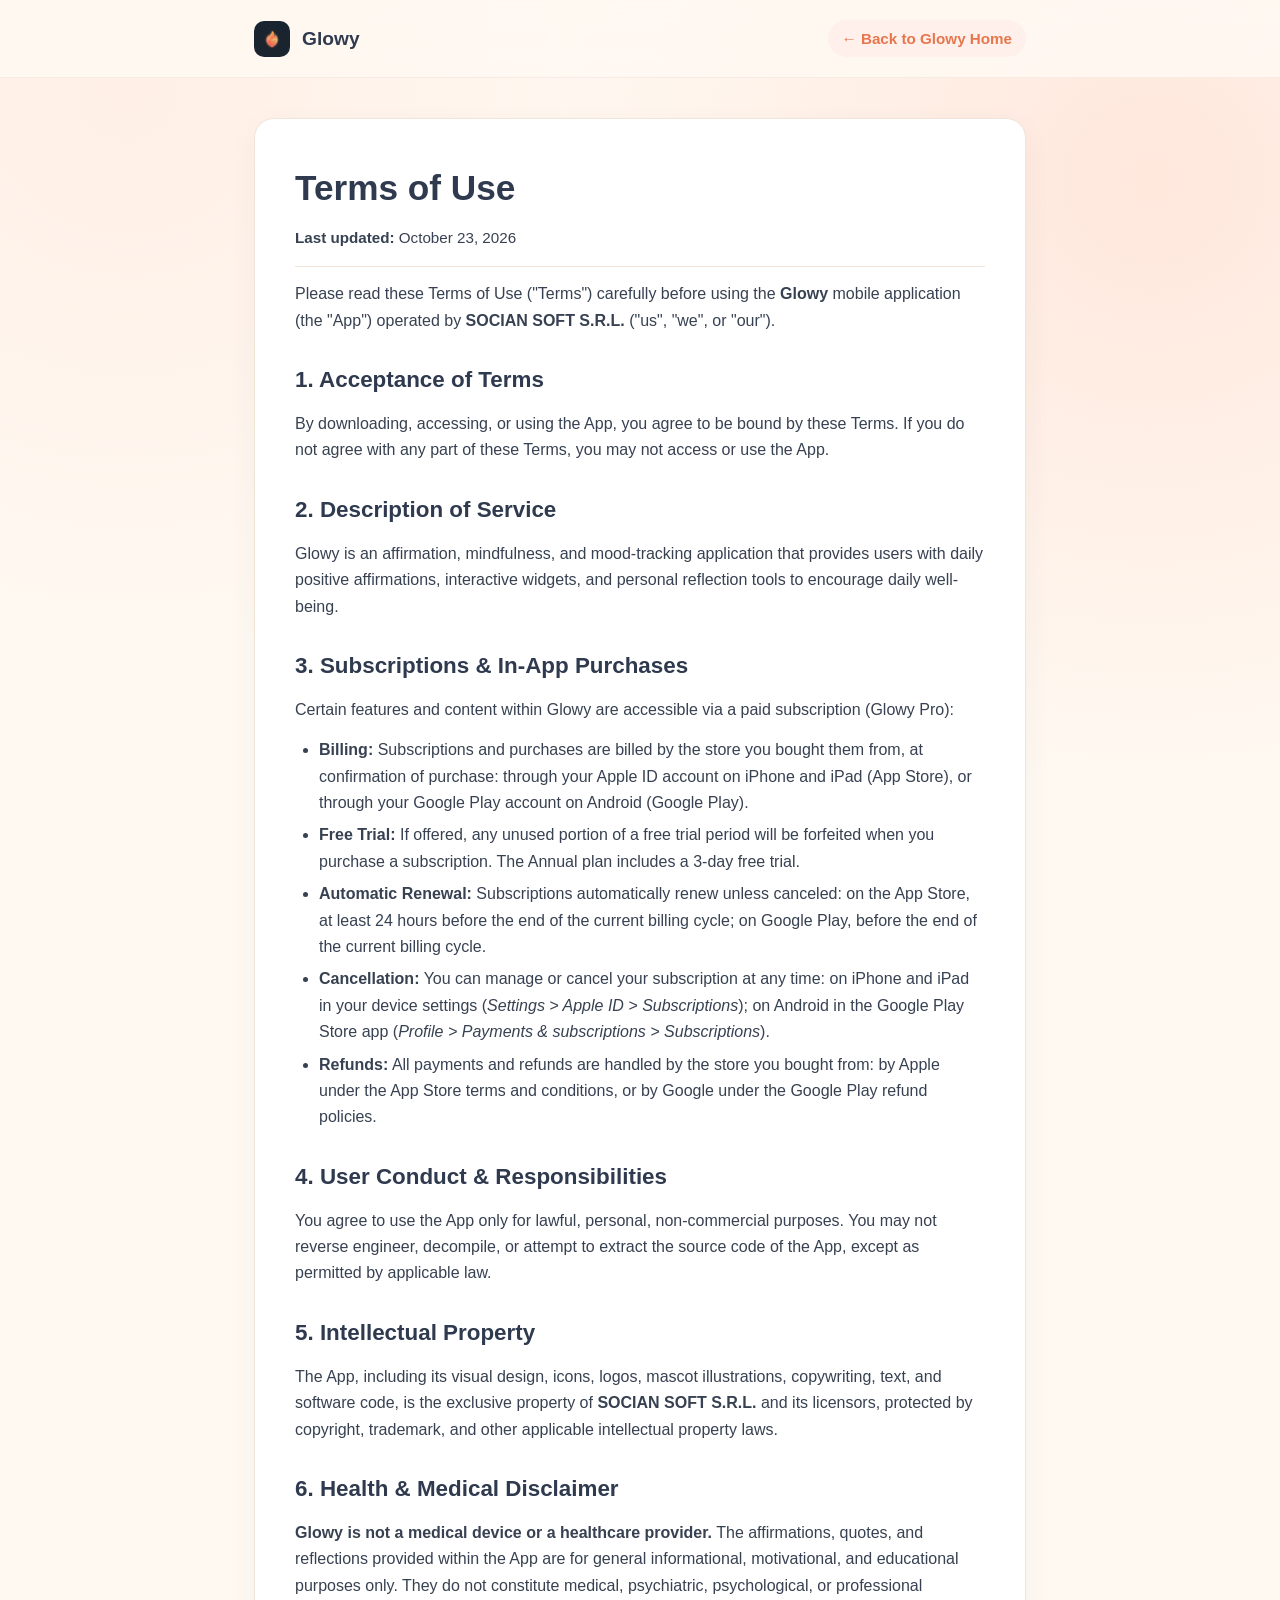
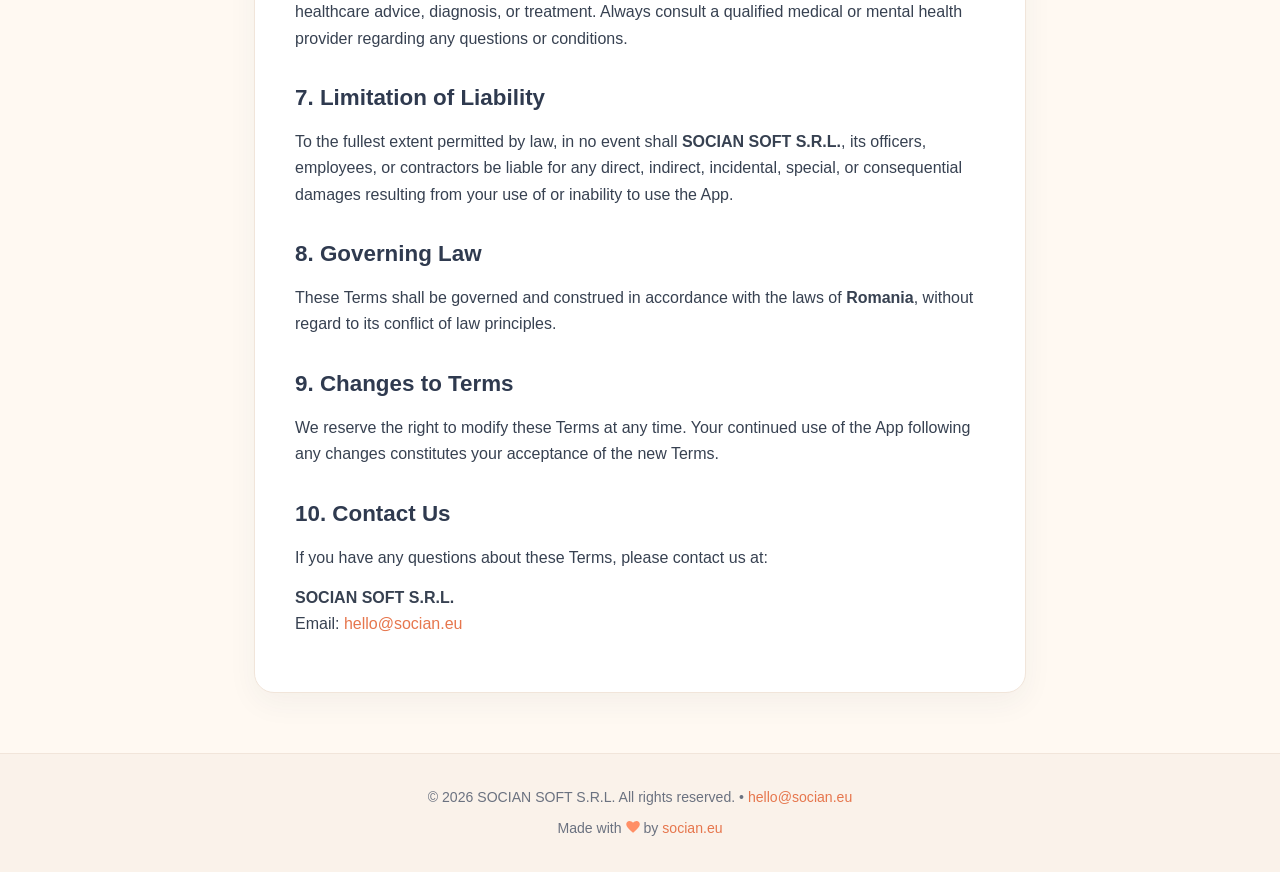
<file: glowy/terms.html>
<!DOCTYPE html>
<html lang="en">
<head>
  <meta charset="UTF-8">
  <meta name="viewport" content="width=device-width, initial-scale=1.0">
  <title>Terms of Use – Glowy</title>
  <meta name="description" content="Terms of Use for Glowy app by SOCIAN SOFT S.R.L.">
  <link rel="icon" type="image/png" href="assets/app-icon.png">
  <link rel="apple-touch-icon" href="assets/app-icon.png">
  <style>
    :root {
      color-scheme: light dark;
      --bg-cream: #FFF9F2;
      --card-bg: #FFFFFF;
      --card-alt: #FBF4ED;
      --navy: #2F3A4F;
      --navy-deep: #1E2633;
      --accent: #FF8F66;
      --accent-light: #FFB395;
      --accent-deep: #E6764D;
      --accent-soft: #FFF0EB;
      --text-primary: #2F3A4F;
      --text-secondary: #6B7280;
      --border-color: #F1E5DA;
      --radius-sm: 12px;
      --radius-md: 20px;
    }

    * {
      box-sizing: border-box;
      margin: 0;
      padding: 0;
    }

    body {
      font-family: -apple-system, BlinkMacSystemFont, "Segoe UI", Roboto, Helvetica, Arial, sans-serif;
      background-color: var(--bg-cream);
      background-image: 
        radial-gradient(circle at 10% 10%, #FFEFE6 0%, transparent 40%),
        radial-gradient(circle at 90% 20%, #FFE7DC 0%, transparent 45%);
      background-attachment: fixed;
      color: var(--text-primary);
      line-height: 1.65;
      -webkit-font-smoothing: antialiased;
    }

    a {
      color: var(--accent-deep);
      text-decoration: none;
    }

    a:hover {
      text-decoration: underline;
    }

    .container {
      max-width: 820px;
      margin: 0 auto;
      padding: 0 24px;
    }

    header {
      padding: 20px 0;
      backdrop-filter: blur(12px);
      -webkit-backdrop-filter: blur(12px);
      background: rgba(255, 249, 242, 0.9);
      border-bottom: 1px solid rgba(241, 229, 218, 0.6);
      position: sticky;
      top: 0;
      z-index: 10;
    }

    .nav-wrapper {
      display: flex;
      align-items: center;
      justify-content: space-between;
    }

    .brand {
      display: flex;
      align-items: center;
      gap: 12px;
      color: var(--navy);
      text-decoration: none;
      font-weight: 700;
      font-size: 1.2rem;
    }

    .brand img {
      width: 36px;
      height: 36px;
      border-radius: 10px;
    }

    .back-link {
      font-size: 0.95rem;
      font-weight: 600;
      display: inline-flex;
      align-items: center;
      gap: 6px;
      padding: 6px 14px;
      background: var(--accent-soft);
      border-radius: 999px;
    }

    .legal-content {
      background: var(--card-bg);
      border: 1px solid var(--border-color);
      border-radius: var(--radius-md);
      padding: 40px;
      margin: 40px 0 60px;
      box-shadow: 0 10px 30px rgba(47, 58, 79, 0.05);
    }

    .legal-content h1 {
      font-size: 2.2rem;
      font-weight: 800;
      color: var(--navy);
      margin-bottom: 8px;
    }

    .effective-date {
      color: var(--text-secondary);
      font-size: 0.95rem;
      margin-bottom: 28px;
      border-bottom: 1px solid var(--border-color);
      padding-bottom: 16px;
    }

    .legal-content h2 {
      font-size: 1.4rem;
      font-weight: 700;
      color: var(--navy);
      margin-top: 28px;
      margin-bottom: 12px;
    }

    .legal-content h3 {
      font-size: 1.1rem;
      font-weight: 600;
      color: var(--navy);
      margin-top: 20px;
      margin-bottom: 8px;
    }

    .legal-content p {
      margin-bottom: 14px;
      color: #374151;
    }

    .legal-content ul, .legal-content ol {
      margin-left: 24px;
      margin-bottom: 18px;
      color: #374151;
    }

    .legal-content li {
      margin-bottom: 6px;
    }

    footer {
      background: #FAF2EA;
      border-top: 1px solid var(--border-color);
      padding: 32px 0;
      text-align: center;
      font-size: 0.88rem;
      color: var(--text-secondary);
    }

    .made-by {
      margin-top: 8px;
    }

    .made-by svg {
      width: 1em;
      height: 0.875em;
      fill: var(--accent);
      vertical-align: -0.05em;
    }

    .sr-only {
      position: absolute;
      width: 1px;
      height: 1px;
      overflow: hidden;
      clip: rect(0 0 0 0);
      white-space: nowrap;
    }

    @media (max-width: 640px) {
      .legal-content {
        padding: 24px 18px;
        margin: 20px 0 40px;
      }
      .legal-content h1 {
        font-size: 1.75rem;
      }
    }

    /* Dark mode follows the device setting and uses the app's dark colors. */
    @media (prefers-color-scheme: dark) {
      :root {
        --bg-cream: #121212;
        --card-bg: #242424;
        --card-alt: #2B2B2B;
        --navy: #F5EFEA;
        --navy-deep: #FFFFFF;
        --accent-soft: rgba(255, 143, 102, 0.14);
        --text-primary: #F5EFEA;
        --text-secondary: #B9AEA7;
        --border-color: #383330;
      }

      body {
        background-image: radial-gradient(circle at 10% 10%, rgba(255, 143, 102, 0.1) 0%, transparent 40%), radial-gradient(circle at 90% 20%, rgba(255, 143, 102, 0.07) 0%, transparent 45%);
      }

      header {
        background: rgba(18, 18, 18, 0.9);
        border-bottom-color: rgba(255, 255, 255, 0.06);
      }

      .legal-content {
        box-shadow: 0 10px 30px rgba(0, 0, 0, 0.3);
      }

      .legal-content p,
      .legal-content ul,
      .legal-content ol {
        color: rgba(245, 239, 234, 0.87);
      }

      footer {
        background: #1A1A1A;
      }
    }
  </style>
</head>
<body>
  <header>
    <div class="container nav-wrapper">
      <a href="index.html" class="brand">
        <img src="assets/app-icon.png" alt="Glowy Logo">
        <span>Glowy</span>
      </a>
      <a href="index.html" class="back-link">&larr; Back to Glowy Home</a>
    </div>
  </header>
  <div class="container">
    <div class="legal-content">
      
<h1>Terms of Use</h1>
<p class="effective-date"><strong>Last updated:</strong> October 23, 2026</p>

<p>Please read these Terms of Use ("Terms") carefully before using the <strong>Glowy</strong> mobile application (the "App") operated by <strong>SOCIAN SOFT S.R.L.</strong> ("us", "we", or "our").</p>

<h2>1. Acceptance of Terms</h2>
<p>By downloading, accessing, or using the App, you agree to be bound by these Terms. If you do not agree with any part of these Terms, you may not access or use the App.</p>

<h2>2. Description of Service</h2>
<p>Glowy is an affirmation, mindfulness, and mood-tracking application that provides users with daily positive affirmations, interactive widgets, and personal reflection tools to encourage daily well-being.</p>

<h2>3. Subscriptions &amp; In-App Purchases</h2>
<p>Certain features and content within Glowy are accessible via a paid subscription (Glowy Pro):</p>
<ul>
  <li><strong>Billing:</strong> Subscriptions and purchases are billed by the store you bought them from, at confirmation of purchase: through your Apple ID account on iPhone and iPad (App Store), or through your Google Play account on Android (Google Play).</li>
  <li><strong>Free Trial:</strong> If offered, any unused portion of a free trial period will be forfeited when you purchase a subscription. The Annual plan includes a 3-day free trial.</li>
  <li><strong>Automatic Renewal:</strong> Subscriptions automatically renew unless canceled: on the App Store, at least 24 hours before the end of the current billing cycle; on Google Play, before the end of the current billing cycle.</li>
  <li><strong>Cancellation:</strong> You can manage or cancel your subscription at any time: on iPhone and iPad in your device settings (<em>Settings &gt; Apple ID &gt; Subscriptions</em>); on Android in the Google Play Store app (<em>Profile &gt; Payments &amp; subscriptions &gt; Subscriptions</em>).</li>
  <li><strong>Refunds:</strong> All payments and refunds are handled by the store you bought from: by Apple under the App Store terms and conditions, or by Google under the Google Play refund policies.</li>
</ul>

<h2>4. User Conduct &amp; Responsibilities</h2>
<p>You agree to use the App only for lawful, personal, non-commercial purposes. You may not reverse engineer, decompile, or attempt to extract the source code of the App, except as permitted by applicable law.</p>

<h2>5. Intellectual Property</h2>
<p>The App, including its visual design, icons, logos, mascot illustrations, copywriting, text, and software code, is the exclusive property of <strong>SOCIAN SOFT S.R.L.</strong> and its licensors, protected by copyright, trademark, and other applicable intellectual property laws.</p>

<h2>6. Health &amp; Medical Disclaimer</h2>
<p><strong>Glowy is not a medical device or a healthcare provider.</strong> The affirmations, quotes, and reflections provided within the App are for general informational, motivational, and educational purposes only. They do not constitute medical, psychiatric, psychological, or professional healthcare advice, diagnosis, or treatment. Always consult a qualified medical or mental health provider regarding any questions or conditions.</p>

<h2>7. Limitation of Liability</h2>
<p>To the fullest extent permitted by law, in no event shall <strong>SOCIAN SOFT S.R.L.</strong>, its officers, employees, or contractors be liable for any direct, indirect, incidental, special, or consequential damages resulting from your use of or inability to use the App.</p>

<h2>8. Governing Law</h2>
<p>These Terms shall be governed and construed in accordance with the laws of <strong>Romania</strong>, without regard to its conflict of law principles.</p>

<h2>9. Changes to Terms</h2>
<p>We reserve the right to modify these Terms at any time. Your continued use of the App following any changes constitutes your acceptance of the new Terms.</p>

<h2>10. Contact Us</h2>
<p>If you have any questions about these Terms, please contact us at:</p>
<p>
  <strong>SOCIAN SOFT S.R.L.</strong><br>
  Email: <a href="mailto:hello@socian.eu">hello@socian.eu</a>
</p>

    </div>
  </div>
  <footer>
    <div class="container">
      &copy; 2026 SOCIAN SOFT S.R.L. All rights reserved. &bull; <a href="mailto:hello@socian.eu">hello@socian.eu</a>
      <div class="made-by">Made with <svg viewBox="0 0 16 14" aria-hidden="true" focusable="false"><path d="M8 13.4 6.9 12.4C2.9 8.8.3 6.4.3 3.6.3 1.6 1.9 0 3.9 0c1.6 0 3.1.8 4.1 2 1-1.2 2.5-2 4.1-2 2 0 3.6 1.6 3.6 3.6 0 2.8-2.6 5.2-6.6 8.8Z"/></svg><span class="sr-only">love</span> by <a href="https://socian.eu/">socian.eu</a></div>
    </div>
  </footer>
</body>
</html>
</file>
<file: assets/index-JcWM7Z-V.css>
/*! tailwindcss v4.2.2 | MIT License | https://tailwindcss.com */
@layer properties{@supports (((-webkit-hyphens:none)) and (not (margin-trim:inline))) or ((-moz-orient:inline) and (not (color:rgb(from red r g b)))){*,:before,:after,::backdrop{--tw-rotate-x:initial;--tw-rotate-y:initial;--tw-rotate-z:initial;--tw-skew-x:initial;--tw-skew-y:initial;--tw-space-y-reverse:0;--tw-space-x-reverse:0;--tw-border-style:solid;--tw-gradient-position:initial;--tw-gradient-from:#0000;--tw-gradient-via:#0000;--tw-gradient-to:#0000;--tw-gradient-stops:initial;--tw-gradient-via-stops:initial;--tw-gradient-from-position:0%;--tw-gradient-via-position:50%;--tw-gradient-to-position:100%;--tw-leading:initial;--tw-font-weight:initial;--tw-tracking:initial;--tw-shadow:0 0 #0000;--tw-shadow-color:initial;--tw-shadow-alpha:100%;--tw-inset-shadow:0 0 #0000;--tw-inset-shadow-color:initial;--tw-inset-shadow-alpha:100%;--tw-ring-color:initial;--tw-ring-shadow:0 0 #0000;--tw-inset-ring-color:initial;--tw-inset-ring-shadow:0 0 #0000;--tw-ring-inset:initial;--tw-ring-offset-width:0px;--tw-ring-offset-color:#fff;--tw-ring-offset-shadow:0 0 #0000;--tw-blur:initial;--tw-brightness:initial;--tw-contrast:initial;--tw-grayscale:initial;--tw-hue-rotate:initial;--tw-invert:initial;--tw-opacity:initial;--tw-saturate:initial;--tw-sepia:initial;--tw-drop-shadow:initial;--tw-drop-shadow-color:initial;--tw-drop-shadow-alpha:100%;--tw-drop-shadow-size:initial;--tw-backdrop-blur:initial;--tw-backdrop-brightness:initial;--tw-backdrop-contrast:initial;--tw-backdrop-grayscale:initial;--tw-backdrop-hue-rotate:initial;--tw-backdrop-invert:initial;--tw-backdrop-opacity:initial;--tw-backdrop-saturate:initial;--tw-backdrop-sepia:initial;--tw-duration:initial;--tw-ease:initial;--tw-translate-x:0;--tw-translate-y:0;--tw-translate-z:0;--tw-scale-x:1;--tw-scale-y:1;--tw-scale-z:1}}}@layer theme{:root,:host{--font-sans:ui-sans-serif, system-ui, sans-serif, "Apple Color Emoji", "Segoe UI Emoji", "Segoe UI Symbol", "Noto Color Emoji";--font-mono:ui-monospace, SFMono-Regular, Menlo, Monaco, Consolas, "Liberation Mono", "Courier New", monospace;--color-red-400:oklch(70.4% .191 22.216);--color-amber-400:oklch(82.8% .189 84.429);--color-yellow-500:oklch(79.5% .184 86.047);--color-green-400:oklch(79.2% .209 151.711);--color-teal-500:oklch(70.4% .14 182.503);--color-sky-500:oklch(68.5% .169 237.323);--color-blue-50:oklch(97% .014 254.604);--color-blue-100:oklch(93.2% .032 255.585);--color-blue-200:oklch(88.2% .059 254.128);--color-blue-400:oklch(70.7% .165 254.624);--color-blue-500:oklch(62.3% .214 259.815);--color-blue-600:oklch(54.6% .245 262.881);--color-blue-700:oklch(48.8% .243 264.376);--color-blue-800:oklch(42.4% .199 265.638);--color-blue-900:oklch(37.9% .146 265.522);--color-indigo-500:oklch(58.5% .233 277.117);--color-indigo-600:oklch(51.1% .262 276.966);--color-indigo-900:oklch(35.9% .144 278.697);--color-purple-500:oklch(62.7% .265 303.9);--color-slate-50:oklch(98.4% .003 247.858);--color-slate-100:oklch(96.8% .007 247.896);--color-slate-200:oklch(92.9% .013 255.508);--color-slate-300:oklch(86.9% .022 252.894);--color-slate-400:oklch(70.4% .04 256.788);--color-slate-500:oklch(55.4% .046 257.417);--color-slate-600:oklch(44.6% .043 257.281);--color-slate-700:oklch(37.2% .044 257.287);--color-slate-800:oklch(27.9% .041 260.031);--color-slate-900:oklch(20.8% .042 265.755);--color-black:#000;--color-white:#fff;--spacing:.25rem;--container-xl:36rem;--container-2xl:42rem;--container-3xl:48rem;--container-4xl:56rem;--container-7xl:80rem;--text-xs:.75rem;--text-xs--line-height:calc(1 / .75);--text-sm:.875rem;--text-sm--line-height:calc(1.25 / .875);--text-base:1rem;--text-base--line-height:calc(1.5 / 1);--text-lg:1.125rem;--text-lg--line-height:calc(1.75 / 1.125);--text-xl:1.25rem;--text-xl--line-height:calc(1.75 / 1.25);--text-2xl:1.5rem;--text-2xl--line-height:calc(2 / 1.5);--text-3xl:1.875rem;--text-3xl--line-height:calc(2.25 / 1.875);--text-4xl:2.25rem;--text-4xl--line-height:calc(2.5 / 2.25);--text-5xl:3rem;--text-5xl--line-height:1;--text-6xl:3.75rem;--text-6xl--line-height:1;--text-7xl:4.5rem;--text-7xl--line-height:1;--text-8xl:6rem;--text-8xl--line-height:1;--text-9xl:8rem;--text-9xl--line-height:1;--font-weight-medium:500;--font-weight-semibold:600;--font-weight-bold:700;--font-weight-extrabold:800;--tracking-tight:-.025em;--tracking-wider:.05em;--leading-tight:1.25;--leading-relaxed:1.625;--radius-sm:.25rem;--radius-md:.375rem;--radius-lg:.5rem;--radius-xl:.75rem;--radius-2xl:1rem;--shadow-sm:0 1px 3px 0 #0000001a, 0 1px 2px -1px #0000001a;--shadow-md:0 4px 6px -1px #0000001a, 0 2px 4px -2px #0000001a;--shadow-lg:0 10px 15px -3px #0000001a, 0 4px 6px -4px #0000001a;--ease-in:cubic-bezier(.4, 0, 1, 1);--ease-out:cubic-bezier(0, 0, .2, 1);--ease-in-out:cubic-bezier(.4, 0, .2, 1);--animate-pulse:pulse 2s cubic-bezier(.4, 0, .6, 1) infinite;--blur-sm:8px;--blur-md:12px;--blur-3xl:64px;--default-transition-duration:.15s;--default-transition-timing-function:cubic-bezier(.4, 0, .2, 1);--default-font-family:var(--font-sans);--default-mono-font-family:var(--font-mono)}}@layer base{*,:after,:before,::backdrop{box-sizing:border-box;border:0 solid;margin:0;padding:0}::file-selector-button{box-sizing:border-box;border:0 solid;margin:0;padding:0}html,:host{-webkit-text-size-adjust:100%;tab-size:4;line-height:1.5;font-family:var(--default-font-family,ui-sans-serif, system-ui, sans-serif, "Apple Color Emoji", "Segoe UI Emoji", "Segoe UI Symbol", "Noto Color Emoji");font-feature-settings:var(--default-font-feature-settings,normal);font-variation-settings:var(--default-font-variation-settings,normal);-webkit-tap-highlight-color:transparent}hr{height:0;color:inherit;border-top-width:1px}abbr:where([title]){-webkit-text-decoration:underline dotted;text-decoration:underline dotted}h1,h2,h3,h4,h5,h6{font-size:inherit;font-weight:inherit}a{color:inherit;-webkit-text-decoration:inherit;-webkit-text-decoration:inherit;-webkit-text-decoration:inherit;-webkit-text-decoration:inherit;text-decoration:inherit}b,strong{font-weight:bolder}code,kbd,samp,pre{font-family:var(--default-mono-font-family,ui-monospace, SFMono-Regular, Menlo, Monaco, Consolas, "Liberation Mono", "Courier New", monospace);font-feature-settings:var(--default-mono-font-feature-settings,normal);font-variation-settings:var(--default-mono-font-variation-settings,normal);font-size:1em}small{font-size:80%}sub,sup{vertical-align:baseline;font-size:75%;line-height:0;position:relative}sub{bottom:-.25em}sup{top:-.5em}table{text-indent:0;border-color:inherit;border-collapse:collapse}:-moz-focusring{outline:auto}progress{vertical-align:baseline}summary{display:list-item}ol,ul,menu{list-style:none}img,svg,video,canvas,audio,iframe,embed,object{vertical-align:middle;display:block}img,video{max-width:100%;height:auto}button,input,select,optgroup,textarea{font:inherit;font-feature-settings:inherit;font-variation-settings:inherit;letter-spacing:inherit;color:inherit;opacity:1;background-color:#0000;border-radius:0}::file-selector-button{font:inherit;font-feature-settings:inherit;font-variation-settings:inherit;letter-spacing:inherit;color:inherit;opacity:1;background-color:#0000;border-radius:0}:where(select:is([multiple],[size])) optgroup{font-weight:bolder}:where(select:is([multiple],[size])) optgroup option{padding-inline-start:20px}::file-selector-button{margin-inline-end:4px}::placeholder{opacity:1}@supports (not ((-webkit-appearance:-apple-pay-button))) or (contain-intrinsic-size:1px){::placeholder{color:currentColor}@supports (color:color-mix(in lab, red, red)){::placeholder{color:color-mix(in oklab, currentcolor 50%, transparent)}}}textarea{resize:vertical}::-webkit-search-decoration{-webkit-appearance:none}::-webkit-date-and-time-value{min-height:1lh;text-align:inherit}::-webkit-datetime-edit{display:inline-flex}::-webkit-datetime-edit-fields-wrapper{padding:0}::-webkit-datetime-edit{padding-block:0}::-webkit-datetime-edit-year-field{padding-block:0}::-webkit-datetime-edit-month-field{padding-block:0}::-webkit-datetime-edit-day-field{padding-block:0}::-webkit-datetime-edit-hour-field{padding-block:0}::-webkit-datetime-edit-minute-field{padding-block:0}::-webkit-datetime-edit-second-field{padding-block:0}::-webkit-datetime-edit-millisecond-field{padding-block:0}::-webkit-datetime-edit-meridiem-field{padding-block:0}::-webkit-calendar-picker-indicator{line-height:1}:-moz-ui-invalid{box-shadow:none}button,input:where([type=button],[type=reset],[type=submit]){appearance:button}::file-selector-button{appearance:button}::-webkit-inner-spin-button{height:auto}::-webkit-outer-spin-button{height:auto}[hidden]:where(:not([hidden=until-found])){display:none!important}}@layer components;@layer utilities{.pointer-events-none{pointer-events:none}.visible{visibility:visible}.sr-only{clip-path:inset(50%);white-space:nowrap;border-width:0;width:1px;height:1px;margin:-1px;padding:0;position:absolute;overflow:hidden}.absolute{position:absolute}.fixed{position:fixed}.relative{position:relative}.static{position:static}.inset-0{inset:calc(var(--spacing) * 0)}.start{inset-inline-start:var(--spacing)}.end{inset-inline-end:var(--spacing)}.top-0{top:calc(var(--spacing) * 0)}.top-\[-10\%\]{top:-10%}.top-\[-50\%\]{top:-50%}.right-0{right:calc(var(--spacing) * 0)}.right-\[-5\%\]{right:-5%}.right-\[-10\%\]{right:-10%}.bottom-0{bottom:calc(var(--spacing) * 0)}.bottom-\[-10\%\]{bottom:-10%}.bottom-\[-50\%\]{bottom:-50%}.left-0{left:calc(var(--spacing) * 0)}.left-\[-10\%\]{left:-10%}.z-0{z-index:0}.z-10{z-index:10}.z-50{z-index:50}.col-span-1{grid-column:span 1/span 1}.container{width:100%}@media (width>=40rem){.container{max-width:40rem}}@media (width>=48rem){.container{max-width:48rem}}@media (width>=64rem){.container{max-width:64rem}}@media (width>=80rem){.container{max-width:80rem}}@media (width>=96rem){.container{max-width:96rem}}.mx-auto{margin-inline:auto}.mt-0\.5{margin-top:calc(var(--spacing) * .5)}.mt-1{margin-top:calc(var(--spacing) * 1)}.mt-2{margin-top:calc(var(--spacing) * 2)}.mt-4{margin-top:calc(var(--spacing) * 4)}.mt-12{margin-top:calc(var(--spacing) * 12)}.mt-16{margin-top:calc(var(--spacing) * 16)}.mt-20{margin-top:calc(var(--spacing) * 20)}.mr-1{margin-right:calc(var(--spacing) * 1)}.mb-2{margin-bottom:calc(var(--spacing) * 2)}.mb-3{margin-bottom:calc(var(--spacing) * 3)}.mb-4{margin-bottom:calc(var(--spacing) * 4)}.mb-5{margin-bottom:calc(var(--spacing) * 5)}.mb-6{margin-bottom:calc(var(--spacing) * 6)}.mb-8{margin-bottom:calc(var(--spacing) * 8)}.mb-10{margin-bottom:calc(var(--spacing) * 10)}.mb-12{margin-bottom:calc(var(--spacing) * 12)}.mb-16{margin-bottom:calc(var(--spacing) * 16)}.ml-3{margin-left:calc(var(--spacing) * 3)}.block{display:block}.contents{display:contents}.flex{display:flex}.grid{display:grid}.hidden{display:none}.inline{display:inline}.inline-block{display:inline-block}.inline-flex{display:inline-flex}.h-2\.5{height:calc(var(--spacing) * 2.5)}.h-5{height:calc(var(--spacing) * 5)}.h-6{height:calc(var(--spacing) * 6)}.h-8{height:calc(var(--spacing) * 8)}.h-10{height:calc(var(--spacing) * 10)}.h-14{height:calc(var(--spacing) * 14)}.h-20{height:calc(var(--spacing) * 20)}.h-96{height:calc(var(--spacing) * 96)}.h-\[30rem\]{height:30rem}.h-\[40rem\]{height:40rem}.h-auto{height:auto}.min-h-screen{min-height:100vh}.w-2\.5{width:calc(var(--spacing) * 2.5)}.w-5{width:calc(var(--spacing) * 5)}.w-6{width:calc(var(--spacing) * 6)}.w-8{width:calc(var(--spacing) * 8)}.w-10{width:calc(var(--spacing) * 10)}.w-14{width:calc(var(--spacing) * 14)}.w-96{width:calc(var(--spacing) * 96)}.w-\[22\%\]{width:22%}.w-\[30rem\]{width:30rem}.w-\[40rem\]{width:40rem}.w-full{width:100%}.max-w-2xl{max-width:var(--container-2xl)}.max-w-3xl{max-width:var(--container-3xl)}.max-w-4xl{max-width:var(--container-4xl)}.max-w-7xl{max-width:var(--container-7xl)}.max-w-none{max-width:none}.max-w-xl{max-width:var(--container-xl)}.min-w-0{min-width:calc(var(--spacing) * 0)}.flex-shrink-0{flex-shrink:0}.flex-grow{flex-grow:1}.transform{transform:var(--tw-rotate-x,) var(--tw-rotate-y,) var(--tw-rotate-z,) var(--tw-skew-x,) var(--tw-skew-y,)}.animate-pulse{animation:var(--animate-pulse)}.cursor-pointer{cursor:pointer}.resize{resize:both}.list-none{list-style-type:none}.grid-cols-1{grid-template-columns:repeat(1,minmax(0,1fr))}.flex-col{flex-direction:column}.flex-wrap{flex-wrap:wrap}.items-center{align-items:center}.items-start{align-items:flex-start}.justify-between{justify-content:space-between}.justify-center{justify-content:center}.gap-1{gap:calc(var(--spacing) * 1)}.gap-1\.5{gap:calc(var(--spacing) * 1.5)}.gap-2{gap:calc(var(--spacing) * 2)}.gap-3{gap:calc(var(--spacing) * 3)}.gap-4{gap:calc(var(--spacing) * 4)}.gap-8{gap:calc(var(--spacing) * 8)}.gap-10{gap:calc(var(--spacing) * 10)}.gap-12{gap:calc(var(--spacing) * 12)}:where(.space-y-1>:not(:last-child)){--tw-space-y-reverse:0;margin-block-start:calc(calc(var(--spacing) * 1) * var(--tw-space-y-reverse));margin-block-end:calc(calc(var(--spacing) * 1) * calc(1 - var(--tw-space-y-reverse)))}:where(.space-y-3>:not(:last-child)){--tw-space-y-reverse:0;margin-block-start:calc(calc(var(--spacing) * 3) * var(--tw-space-y-reverse));margin-block-end:calc(calc(var(--spacing) * 3) * calc(1 - var(--tw-space-y-reverse)))}:where(.space-y-4>:not(:last-child)){--tw-space-y-reverse:0;margin-block-start:calc(calc(var(--spacing) * 4) * var(--tw-space-y-reverse));margin-block-end:calc(calc(var(--spacing) * 4) * calc(1 - var(--tw-space-y-reverse)))}:where(.space-y-10>:not(:last-child)){--tw-space-y-reverse:0;margin-block-start:calc(calc(var(--spacing) * 10) * var(--tw-space-y-reverse));margin-block-end:calc(calc(var(--spacing) * 10) * calc(1 - var(--tw-space-y-reverse)))}:where(.space-y-12>:not(:last-child)){--tw-space-y-reverse:0;margin-block-start:calc(calc(var(--spacing) * 12) * var(--tw-space-y-reverse));margin-block-end:calc(calc(var(--spacing) * 12) * calc(1 - var(--tw-space-y-reverse)))}.gap-x-12{column-gap:calc(var(--spacing) * 12)}:where(.space-x-8>:not(:last-child)){--tw-space-x-reverse:0;margin-inline-start:calc(calc(var(--spacing) * 8) * var(--tw-space-x-reverse));margin-inline-end:calc(calc(var(--spacing) * 8) * calc(1 - var(--tw-space-x-reverse)))}.gap-y-6{row-gap:calc(var(--spacing) * 6)}.truncate{text-overflow:ellipsis;white-space:nowrap;overflow:hidden}.overflow-hidden{overflow:hidden}.rounded-2xl{border-radius:var(--radius-2xl)}.rounded-\[14\%\/6\.5\%\]{border-radius:14%/6.5%}.rounded-full{border-radius:3.40282e38px}.rounded-lg{border-radius:var(--radius-lg)}.rounded-md{border-radius:var(--radius-md)}.rounded-xl{border-radius:var(--radius-xl)}.border{border-style:var(--tw-border-style);border-width:1px}.border-\[3px\]{border-style:var(--tw-border-style);border-width:3px}.border-t{border-top-style:var(--tw-border-style);border-top-width:1px}.border-b{border-bottom-style:var(--tw-border-style);border-bottom-width:1px}.border-blue-200{border-color:var(--color-blue-200)}.border-slate-100{border-color:var(--color-slate-100)}.border-slate-200{border-color:var(--color-slate-200)}.border-slate-800{border-color:var(--color-slate-800)}.border-slate-900{border-color:var(--color-slate-900)}.bg-amber-400{background-color:var(--color-amber-400)}.bg-blue-50{background-color:var(--color-blue-50)}.bg-blue-500{background-color:var(--color-blue-500)}.bg-blue-500\/20{background-color:#3080ff33}@supports (color:color-mix(in lab, red, red)){.bg-blue-500\/20{background-color:color-mix(in oklab, var(--color-blue-500) 20%, transparent)}}.bg-blue-600{background-color:var(--color-blue-600)}.bg-blue-600\/10{background-color:#155dfc1a}@supports (color:color-mix(in lab, red, red)){.bg-blue-600\/10{background-color:color-mix(in oklab, var(--color-blue-600) 10%, transparent)}}.bg-green-400{background-color:var(--color-green-400)}.bg-indigo-500{background-color:var(--color-indigo-500)}.bg-indigo-500\/20{background-color:#625fff33}@supports (color:color-mix(in lab, red, red)){.bg-indigo-500\/20{background-color:color-mix(in oklab, var(--color-indigo-500) 20%, transparent)}}.bg-indigo-900\/20{background-color:#312c8533}@supports (color:color-mix(in lab, red, red)){.bg-indigo-900\/20{background-color:color-mix(in oklab, var(--color-indigo-900) 20%, transparent)}}.bg-purple-500{background-color:var(--color-purple-500)}.bg-red-400{background-color:var(--color-red-400)}.bg-sky-500{background-color:var(--color-sky-500)}.bg-slate-50{background-color:var(--color-slate-50)}.bg-slate-100{background-color:var(--color-slate-100)}.bg-slate-900{background-color:var(--color-slate-900)}.bg-teal-500{background-color:var(--color-teal-500)}.bg-white{background-color:var(--color-white)}.bg-white\/10{background-color:#ffffff1a}@supports (color:color-mix(in lab, red, red)){.bg-white\/10{background-color:color-mix(in oklab, var(--color-white) 10%, transparent)}}.bg-white\/50{background-color:#ffffff80}@supports (color:color-mix(in lab, red, red)){.bg-white\/50{background-color:color-mix(in oklab, var(--color-white) 50%, transparent)}}.bg-white\/80{background-color:#fffc}@supports (color:color-mix(in lab, red, red)){.bg-white\/80{background-color:color-mix(in oklab, var(--color-white) 80%, transparent)}}.bg-yellow-500{background-color:var(--color-yellow-500)}.bg-gradient-to-r{--tw-gradient-position:to right in oklab;background-image:linear-gradient(var(--tw-gradient-stops))}.from-blue-600{--tw-gradient-from:var(--color-blue-600);--tw-gradient-stops:var(--tw-gradient-via-stops,var(--tw-gradient-position), var(--tw-gradient-from) var(--tw-gradient-from-position), var(--tw-gradient-to) var(--tw-gradient-to-position))}.to-indigo-600{--tw-gradient-to:var(--color-indigo-600);--tw-gradient-stops:var(--tw-gradient-via-stops,var(--tw-gradient-position), var(--tw-gradient-from) var(--tw-gradient-from-position), var(--tw-gradient-to) var(--tw-gradient-to-position))}.bg-clip-text{-webkit-background-clip:text;background-clip:text}.p-1\.5{padding:calc(var(--spacing) * 1.5)}.p-2{padding:calc(var(--spacing) * 2)}.p-3{padding:calc(var(--spacing) * 3)}.p-6{padding:calc(var(--spacing) * 6)}.p-8{padding:calc(var(--spacing) * 8)}.px-2\.5{padding-inline:calc(var(--spacing) * 2.5)}.px-3{padding-inline:calc(var(--spacing) * 3)}.px-4{padding-inline:calc(var(--spacing) * 4)}.px-6{padding-inline:calc(var(--spacing) * 6)}.px-8{padding-inline:calc(var(--spacing) * 8)}.py-0\.5{padding-block:calc(var(--spacing) * .5)}.py-1{padding-block:calc(var(--spacing) * 1)}.py-2\.5{padding-block:calc(var(--spacing) * 2.5)}.py-3{padding-block:calc(var(--spacing) * 3)}.py-4{padding-block:calc(var(--spacing) * 4)}.py-16{padding-block:calc(var(--spacing) * 16)}.py-24{padding-block:calc(var(--spacing) * 24)}.pt-2{padding-top:calc(var(--spacing) * 2)}.pt-8{padding-top:calc(var(--spacing) * 8)}.pt-20{padding-top:calc(var(--spacing) * 20)}.pt-32{padding-top:calc(var(--spacing) * 32)}.pr-\[12\%\]{padding-right:12%}.pb-6{padding-bottom:calc(var(--spacing) * 6)}.pb-8{padding-bottom:calc(var(--spacing) * 8)}.pb-10{padding-bottom:calc(var(--spacing) * 10)}.pb-20{padding-bottom:calc(var(--spacing) * 20)}.pb-\[8\%\]{padding-bottom:8%}.text-center{text-align:center}.text-left{text-align:left}.font-sans{font-family:var(--font-sans)}.text-2xl{font-size:var(--text-2xl);line-height:var(--tw-leading,var(--text-2xl--line-height))}.text-3xl{font-size:var(--text-3xl);line-height:var(--tw-leading,var(--text-3xl--line-height))}.text-5xl{font-size:var(--text-5xl);line-height:var(--tw-leading,var(--text-5xl--line-height))}.text-8xl{font-size:var(--text-8xl);line-height:var(--tw-leading,var(--text-8xl--line-height))}.text-base{font-size:var(--text-base);line-height:var(--tw-leading,var(--text-base--line-height))}.text-lg{font-size:var(--text-lg);line-height:var(--tw-leading,var(--text-lg--line-height))}.text-sm{font-size:var(--text-sm);line-height:var(--tw-leading,var(--text-sm--line-height))}.text-xl{font-size:var(--text-xl);line-height:var(--tw-leading,var(--text-xl--line-height))}.text-xs{font-size:var(--text-xs);line-height:var(--tw-leading,var(--text-xs--line-height))}.leading-none{--tw-leading:1;line-height:1}.leading-relaxed{--tw-leading:var(--leading-relaxed);line-height:var(--leading-relaxed)}.leading-tight{--tw-leading:var(--leading-tight);line-height:var(--leading-tight)}.font-bold{--tw-font-weight:var(--font-weight-bold);font-weight:var(--font-weight-bold)}.font-extrabold{--tw-font-weight:var(--font-weight-extrabold);font-weight:var(--font-weight-extrabold)}.font-medium{--tw-font-weight:var(--font-weight-medium);font-weight:var(--font-weight-medium)}.font-semibold{--tw-font-weight:var(--font-weight-semibold);font-weight:var(--font-weight-semibold)}.tracking-tight{--tw-tracking:var(--tracking-tight);letter-spacing:var(--tracking-tight)}.tracking-wider{--tw-tracking:var(--tracking-wider);letter-spacing:var(--tracking-wider)}.text-balance{text-wrap:balance}.text-blue-100{color:var(--color-blue-100)}.text-blue-500{color:var(--color-blue-500)}.text-blue-600{color:var(--color-blue-600)}.text-indigo-500{color:var(--color-indigo-500)}.text-sky-500{color:var(--color-sky-500)}.text-slate-300{color:var(--color-slate-300)}.text-slate-400{color:var(--color-slate-400)}.text-slate-500{color:var(--color-slate-500)}.text-slate-600{color:var(--color-slate-600)}.text-slate-700{color:var(--color-slate-700)}.text-slate-900{color:var(--color-slate-900)}.text-transparent{color:#0000}.text-white{color:var(--color-white)}.uppercase{text-transform:uppercase}.italic{font-style:italic}.opacity-30{opacity:.3}.opacity-50{opacity:.5}.shadow-2xl{--tw-shadow:0 25px 50px -12px var(--tw-shadow-color,#00000040);box-shadow:var(--tw-inset-shadow), var(--tw-inset-ring-shadow), var(--tw-ring-offset-shadow), var(--tw-ring-shadow), var(--tw-shadow)}.shadow-lg{--tw-shadow:0 10px 15px -3px var(--tw-shadow-color,#0000001a), 0 4px 6px -4px var(--tw-shadow-color,#0000001a);box-shadow:var(--tw-inset-shadow), var(--tw-inset-ring-shadow), var(--tw-ring-offset-shadow), var(--tw-ring-shadow), var(--tw-shadow)}.shadow-md{--tw-shadow:0 4px 6px -1px var(--tw-shadow-color,#0000001a), 0 2px 4px -2px var(--tw-shadow-color,#0000001a);box-shadow:var(--tw-inset-shadow), var(--tw-inset-ring-shadow), var(--tw-ring-offset-shadow), var(--tw-ring-shadow), var(--tw-shadow)}.shadow-sm{--tw-shadow:0 1px 3px 0 var(--tw-shadow-color,#0000001a), 0 1px 2px -1px var(--tw-shadow-color,#0000001a);box-shadow:var(--tw-inset-shadow), var(--tw-inset-ring-shadow), var(--tw-ring-offset-shadow), var(--tw-ring-shadow), var(--tw-shadow)}.shadow-xl{--tw-shadow:0 20px 25px -5px var(--tw-shadow-color,#0000001a), 0 8px 10px -6px var(--tw-shadow-color,#0000001a);box-shadow:var(--tw-inset-shadow), var(--tw-inset-ring-shadow), var(--tw-ring-offset-shadow), var(--tw-ring-shadow), var(--tw-shadow)}.shadow-black\/10{--tw-shadow-color:#0000001a}@supports (color:color-mix(in lab, red, red)){.shadow-black\/10{--tw-shadow-color:color-mix(in oklab, color-mix(in oklab, var(--color-black) 10%, transparent) var(--tw-shadow-alpha), transparent)}}.shadow-blue-500\/20{--tw-shadow-color:#3080ff33}@supports (color:color-mix(in lab, red, red)){.shadow-blue-500\/20{--tw-shadow-color:color-mix(in oklab, color-mix(in oklab, var(--color-blue-500) 20%, transparent) var(--tw-shadow-alpha), transparent)}}.shadow-blue-500\/30{--tw-shadow-color:#3080ff4d}@supports (color:color-mix(in lab, red, red)){.shadow-blue-500\/30{--tw-shadow-color:color-mix(in oklab, color-mix(in oklab, var(--color-blue-500) 30%, transparent) var(--tw-shadow-alpha), transparent)}}.shadow-slate-200\/50{--tw-shadow-color:#e2e8f080}@supports (color:color-mix(in lab, red, red)){.shadow-slate-200\/50{--tw-shadow-color:color-mix(in oklab, color-mix(in oklab, var(--color-slate-200) 50%, transparent) var(--tw-shadow-alpha), transparent)}}.shadow-slate-900\/10{--tw-shadow-color:#0f172b1a}@supports (color:color-mix(in lab, red, red)){.shadow-slate-900\/10{--tw-shadow-color:color-mix(in oklab, color-mix(in oklab, var(--color-slate-900) 10%, transparent) var(--tw-shadow-alpha), transparent)}}.shadow-slate-900\/30{--tw-shadow-color:#0f172b4d}@supports (color:color-mix(in lab, red, red)){.shadow-slate-900\/30{--tw-shadow-color:color-mix(in oklab, color-mix(in oklab, var(--color-slate-900) 30%, transparent) var(--tw-shadow-alpha), transparent)}}.blur{--tw-blur:blur(8px);filter:var(--tw-blur,) var(--tw-brightness,) var(--tw-contrast,) var(--tw-grayscale,) var(--tw-hue-rotate,) var(--tw-invert,) var(--tw-saturate,) var(--tw-sepia,) var(--tw-drop-shadow,)}.blur-3xl{--tw-blur:blur(var(--blur-3xl));filter:var(--tw-blur,) var(--tw-brightness,) var(--tw-contrast,) var(--tw-grayscale,) var(--tw-hue-rotate,) var(--tw-invert,) var(--tw-saturate,) var(--tw-sepia,) var(--tw-drop-shadow,)}.drop-shadow{--tw-drop-shadow-size:drop-shadow(0 1px 2px var(--tw-drop-shadow-color,#0000001a)) drop-shadow(0 1px 1px var(--tw-drop-shadow-color,#0000000f));--tw-drop-shadow:drop-shadow(0 1px 2px #0000001a) drop-shadow(0 1px 1px #0000000f);filter:var(--tw-blur,) var(--tw-brightness,) var(--tw-contrast,) var(--tw-grayscale,) var(--tw-hue-rotate,) var(--tw-invert,) var(--tw-saturate,) var(--tw-sepia,) var(--tw-drop-shadow,)}.filter{filter:var(--tw-blur,) var(--tw-brightness,) var(--tw-contrast,) var(--tw-grayscale,) var(--tw-hue-rotate,) var(--tw-invert,) var(--tw-saturate,) var(--tw-sepia,) var(--tw-drop-shadow,)}.backdrop-blur-md{--tw-backdrop-blur:blur(var(--blur-md));-webkit-backdrop-filter:var(--tw-backdrop-blur,) var(--tw-backdrop-brightness,) var(--tw-backdrop-contrast,) var(--tw-backdrop-grayscale,) var(--tw-backdrop-hue-rotate,) var(--tw-backdrop-invert,) var(--tw-backdrop-opacity,) var(--tw-backdrop-saturate,) var(--tw-backdrop-sepia,);backdrop-filter:var(--tw-backdrop-blur,) var(--tw-backdrop-brightness,) var(--tw-backdrop-contrast,) var(--tw-backdrop-grayscale,) var(--tw-backdrop-hue-rotate,) var(--tw-backdrop-invert,) var(--tw-backdrop-opacity,) var(--tw-backdrop-saturate,) var(--tw-backdrop-sepia,)}.backdrop-blur-sm{--tw-backdrop-blur:blur(var(--blur-sm));-webkit-backdrop-filter:var(--tw-backdrop-blur,) var(--tw-backdrop-brightness,) var(--tw-backdrop-contrast,) var(--tw-backdrop-grayscale,) var(--tw-backdrop-hue-rotate,) var(--tw-backdrop-invert,) var(--tw-backdrop-opacity,) var(--tw-backdrop-saturate,) var(--tw-backdrop-sepia,);backdrop-filter:var(--tw-backdrop-blur,) var(--tw-backdrop-brightness,) var(--tw-backdrop-contrast,) var(--tw-backdrop-grayscale,) var(--tw-backdrop-hue-rotate,) var(--tw-backdrop-invert,) var(--tw-backdrop-opacity,) var(--tw-backdrop-saturate,) var(--tw-backdrop-sepia,)}.backdrop-filter{-webkit-backdrop-filter:var(--tw-backdrop-blur,) var(--tw-backdrop-brightness,) var(--tw-backdrop-contrast,) var(--tw-backdrop-grayscale,) var(--tw-backdrop-hue-rotate,) var(--tw-backdrop-invert,) var(--tw-backdrop-opacity,) var(--tw-backdrop-saturate,) var(--tw-backdrop-sepia,);backdrop-filter:var(--tw-backdrop-blur,) var(--tw-backdrop-brightness,) var(--tw-backdrop-contrast,) var(--tw-backdrop-grayscale,) var(--tw-backdrop-hue-rotate,) var(--tw-backdrop-invert,) var(--tw-backdrop-opacity,) var(--tw-backdrop-saturate,) var(--tw-backdrop-sepia,)}.transition{transition-property:color,background-color,border-color,outline-color,text-decoration-color,fill,stroke,--tw-gradient-from,--tw-gradient-via,--tw-gradient-to,opacity,box-shadow,transform,translate,scale,rotate,filter,-webkit-backdrop-filter,backdrop-filter,display,content-visibility,overlay,pointer-events;transition-timing-function:var(--tw-ease,var(--default-transition-timing-function));transition-duration:var(--tw-duration,var(--default-transition-duration))}.transition-all{transition-property:all;transition-timing-function:var(--tw-ease,var(--default-transition-timing-function));transition-duration:var(--tw-duration,var(--default-transition-duration))}.transition-colors{transition-property:color,background-color,border-color,outline-color,text-decoration-color,fill,stroke,--tw-gradient-from,--tw-gradient-via,--tw-gradient-to;transition-timing-function:var(--tw-ease,var(--default-transition-timing-function));transition-duration:var(--tw-duration,var(--default-transition-duration))}.transition-transform{transition-property:transform,translate,scale,rotate;transition-timing-function:var(--tw-ease,var(--default-transition-timing-function));transition-duration:var(--tw-duration,var(--default-transition-duration))}.duration-300{--tw-duration:.3s;transition-duration:.3s}.ease-in{--tw-ease:var(--ease-in);transition-timing-function:var(--ease-in)}.ease-in-out{--tw-ease:var(--ease-in-out);transition-timing-function:var(--ease-in-out)}.ease-out{--tw-ease:var(--ease-out);transition-timing-function:var(--ease-out)}@media (hover:hover){.group-hover\:-translate-x-1:is(:where(.group):hover *){--tw-translate-x:calc(var(--spacing) * -1);translate:var(--tw-translate-x) var(--tw-translate-y)}.group-hover\:-translate-y-1:is(:where(.group):hover *){--tw-translate-y:calc(var(--spacing) * -1);translate:var(--tw-translate-x) var(--tw-translate-y)}.group-hover\:-translate-y-2:is(:where(.group):hover *){--tw-translate-y:calc(var(--spacing) * -2);translate:var(--tw-translate-x) var(--tw-translate-y)}.group-hover\:scale-110:is(:where(.group):hover *){--tw-scale-x:110%;--tw-scale-y:110%;--tw-scale-z:110%;scale:var(--tw-scale-x) var(--tw-scale-y)}}.selection\:bg-blue-500\/30 ::selection{background-color:#3080ff4d}@supports (color:color-mix(in lab, red, red)){.selection\:bg-blue-500\/30 ::selection{background-color:color-mix(in oklab, var(--color-blue-500) 30%, transparent)}}.selection\:bg-blue-500\/30::selection{background-color:#3080ff4d}@supports (color:color-mix(in lab, red, red)){.selection\:bg-blue-500\/30::selection{background-color:color-mix(in oklab, var(--color-blue-500) 30%, transparent)}}.last\:border-0:last-child{border-style:var(--tw-border-style);border-width:0}.last\:pb-0:last-child{padding-bottom:calc(var(--spacing) * 0)}@media (hover:hover){.hover\:-translate-y-0\.5:hover{--tw-translate-y:calc(var(--spacing) * -.5);translate:var(--tw-translate-x) var(--tw-translate-y)}.hover\:-translate-y-1:hover{--tw-translate-y:calc(var(--spacing) * -1);translate:var(--tw-translate-x) var(--tw-translate-y)}.hover\:border-blue-200:hover{border-color:var(--color-blue-200)}.hover\:bg-blue-700:hover{background-color:var(--color-blue-700)}.hover\:bg-slate-50:hover{background-color:var(--color-slate-50)}.hover\:text-blue-400:hover{color:var(--color-blue-400)}.hover\:text-blue-600:hover{color:var(--color-blue-600)}.hover\:text-blue-700:hover{color:var(--color-blue-700)}.hover\:text-slate-900:hover{color:var(--color-slate-900)}.hover\:shadow-xl:hover{--tw-shadow:0 20px 25px -5px var(--tw-shadow-color,#0000001a), 0 8px 10px -6px var(--tw-shadow-color,#0000001a);box-shadow:var(--tw-inset-shadow), var(--tw-inset-ring-shadow), var(--tw-ring-offset-shadow), var(--tw-ring-shadow), var(--tw-shadow)}.hover\:shadow-blue-500\/40:hover{--tw-shadow-color:#3080ff66}@supports (color:color-mix(in lab, red, red)){.hover\:shadow-blue-500\/40:hover{--tw-shadow-color:color-mix(in oklab, color-mix(in oklab, var(--color-blue-500) 40%, transparent) var(--tw-shadow-alpha), transparent)}}.hover\:shadow-blue-500\/50:hover{--tw-shadow-color:#3080ff80}@supports (color:color-mix(in lab, red, red)){.hover\:shadow-blue-500\/50:hover{--tw-shadow-color:color-mix(in oklab, color-mix(in oklab, var(--color-blue-500) 50%, transparent) var(--tw-shadow-alpha), transparent)}}}.focus\:outline-none:focus{--tw-outline-style:none;outline-style:none}@media (width>=40rem){.sm\:w-auto{width:auto}.sm\:flex-row{flex-direction:row}.sm\:border-4{border-style:var(--tw-border-style);border-width:4px}.sm\:p-8{padding:calc(var(--spacing) * 8)}.sm\:px-3{padding-inline:calc(var(--spacing) * 3)}.sm\:px-6{padding-inline:calc(var(--spacing) * 6)}}@media (width>=48rem){.md\:flex{display:flex}.md\:hidden{display:none}.md\:grid-cols-2{grid-template-columns:repeat(2,minmax(0,1fr))}.md\:grid-cols-3{grid-template-columns:repeat(3,minmax(0,1fr))}.md\:flex-row{flex-direction:row}.md\:p-12{padding:calc(var(--spacing) * 12)}.md\:text-2xl{font-size:var(--text-2xl);line-height:var(--tw-leading,var(--text-2xl--line-height))}.md\:text-3xl{font-size:var(--text-3xl);line-height:var(--tw-leading,var(--text-3xl--line-height))}.md\:text-4xl{font-size:var(--text-4xl);line-height:var(--tw-leading,var(--text-4xl--line-height))}.md\:text-5xl{font-size:var(--text-5xl);line-height:var(--tw-leading,var(--text-5xl--line-height))}.md\:text-6xl{font-size:var(--text-6xl);line-height:var(--tw-leading,var(--text-6xl--line-height))}.md\:text-9xl{font-size:var(--text-9xl);line-height:var(--tw-leading,var(--text-9xl--line-height))}.md\:text-xl{font-size:var(--text-xl);line-height:var(--tw-leading,var(--text-xl--line-height))}}@media (width>=64rem){.lg\:order-2{order:2}.lg\:col-span-1{grid-column:span 1/span 1}.lg\:col-span-5{grid-column:span 5/span 5}.lg\:col-span-7{grid-column:span 7/span 7}.lg\:grid-cols-3{grid-template-columns:repeat(3,minmax(0,1fr))}.lg\:grid-cols-4{grid-template-columns:repeat(4,minmax(0,1fr))}.lg\:grid-cols-12{grid-template-columns:repeat(12,minmax(0,1fr))}.lg\:gap-14{gap:calc(var(--spacing) * 14)}.lg\:p-12{padding:calc(var(--spacing) * 12)}.lg\:px-8{padding-inline:calc(var(--spacing) * 8)}.lg\:pt-48{padding-top:calc(var(--spacing) * 48)}.lg\:pb-32{padding-bottom:calc(var(--spacing) * 32)}.lg\:text-7xl{font-size:var(--text-7xl);line-height:var(--tw-leading,var(--text-7xl--line-height))}}@media (prefers-color-scheme:dark){.dark\:border-blue-800{border-color:var(--color-blue-800)}.dark\:border-slate-600{border-color:var(--color-slate-600)}.dark\:border-slate-700{border-color:var(--color-slate-700)}.dark\:border-slate-800{border-color:var(--color-slate-800)}.dark\:bg-blue-700{background-color:var(--color-blue-700)}.dark\:bg-blue-900\/30{background-color:#1c398e4d}@supports (color:color-mix(in lab, red, red)){.dark\:bg-blue-900\/30{background-color:color-mix(in oklab, var(--color-blue-900) 30%, transparent)}}.dark\:bg-slate-700\/60{background-color:#31415899}@supports (color:color-mix(in lab, red, red)){.dark\:bg-slate-700\/60{background-color:color-mix(in oklab, var(--color-slate-700) 60%, transparent)}}.dark\:bg-slate-800{background-color:var(--color-slate-800)}.dark\:bg-slate-800\/50{background-color:#1d293d80}@supports (color:color-mix(in lab, red, red)){.dark\:bg-slate-800\/50{background-color:color-mix(in oklab, var(--color-slate-800) 50%, transparent)}}.dark\:bg-slate-900{background-color:var(--color-slate-900)}.dark\:bg-slate-900\/50{background-color:#0f172b80}@supports (color:color-mix(in lab, red, red)){.dark\:bg-slate-900\/50{background-color:color-mix(in oklab, var(--color-slate-900) 50%, transparent)}}.dark\:bg-slate-900\/80{background-color:#0f172bcc}@supports (color:color-mix(in lab, red, red)){.dark\:bg-slate-900\/80{background-color:color-mix(in oklab, var(--color-slate-900) 80%, transparent)}}.dark\:text-blue-400{color:var(--color-blue-400)}.dark\:text-slate-50{color:var(--color-slate-50)}.dark\:text-slate-200{color:var(--color-slate-200)}.dark\:text-slate-300{color:var(--color-slate-300)}.dark\:text-slate-400{color:var(--color-slate-400)}.dark\:text-white{color:var(--color-white)}.dark\:opacity-20{opacity:.2}.dark\:shadow-none{--tw-shadow:0 0 #0000;box-shadow:var(--tw-inset-shadow), var(--tw-inset-ring-shadow), var(--tw-ring-offset-shadow), var(--tw-ring-shadow), var(--tw-shadow)}@media (hover:hover){.dark\:hover\:border-blue-800:hover{border-color:var(--color-blue-800)}.dark\:hover\:bg-slate-700:hover{background-color:var(--color-slate-700)}.dark\:hover\:bg-slate-800:hover{background-color:var(--color-slate-800)}.dark\:hover\:text-blue-400:hover{color:var(--color-blue-400)}.dark\:hover\:text-white:hover{color:var(--color-white)}}}}:root{--lightningcss-light:initial;--lightningcss-dark: ;color-scheme:light dark;color:#ffffffde;font-synthesis:none;text-rendering:optimizelegibility;-webkit-font-smoothing:antialiased;-moz-osx-font-smoothing:grayscale;background-color:#000;font-family:Inter,system-ui,Avenir,Helvetica,Arial,sans-serif;font-weight:400;line-height:1.5}@media (prefers-color-scheme:dark){:root{--lightningcss-light: ;--lightningcss-dark:initial}}body{min-width:320px;min-height:100vh;margin:0;display:block}@property --tw-rotate-x{syntax:"*";inherits:false}@property --tw-rotate-y{syntax:"*";inherits:false}@property --tw-rotate-z{syntax:"*";inherits:false}@property --tw-skew-x{syntax:"*";inherits:false}@property --tw-skew-y{syntax:"*";inherits:false}@property --tw-space-y-reverse{syntax:"*";inherits:false;initial-value:0}@property --tw-space-x-reverse{syntax:"*";inherits:false;initial-value:0}@property --tw-border-style{syntax:"*";inherits:false;initial-value:solid}@property --tw-gradient-position{syntax:"*";inherits:false}@property --tw-gradient-from{syntax:"<color>";inherits:false;initial-value:#0000}@property --tw-gradient-via{syntax:"<color>";inherits:false;initial-value:#0000}@property --tw-gradient-to{syntax:"<color>";inherits:false;initial-value:#0000}@property --tw-gradient-stops{syntax:"*";inherits:false}@property --tw-gradient-via-stops{syntax:"*";inherits:false}@property --tw-gradient-from-position{syntax:"<length-percentage>";inherits:false;initial-value:0%}@property --tw-gradient-via-position{syntax:"<length-percentage>";inherits:false;initial-value:50%}@property --tw-gradient-to-position{syntax:"<length-percentage>";inherits:false;initial-value:100%}@property --tw-leading{syntax:"*";inherits:false}@property --tw-font-weight{syntax:"*";inherits:false}@property --tw-tracking{syntax:"*";inherits:false}@property --tw-shadow{syntax:"*";inherits:false;initial-value:0 0 #0000}@property --tw-shadow-color{syntax:"*";inherits:false}@property --tw-shadow-alpha{syntax:"<percentage>";inherits:false;initial-value:100%}@property --tw-inset-shadow{syntax:"*";inherits:false;initial-value:0 0 #0000}@property --tw-inset-shadow-color{syntax:"*";inherits:false}@property --tw-inset-shadow-alpha{syntax:"<percentage>";inherits:false;initial-value:100%}@property --tw-ring-color{syntax:"*";inherits:false}@property --tw-ring-shadow{syntax:"*";inherits:false;initial-value:0 0 #0000}@property --tw-inset-ring-color{syntax:"*";inherits:false}@property --tw-inset-ring-shadow{syntax:"*";inherits:false;initial-value:0 0 #0000}@property --tw-ring-inset{syntax:"*";inherits:false}@property --tw-ring-offset-width{syntax:"<length>";inherits:false;initial-value:0}@property --tw-ring-offset-color{syntax:"*";inherits:false;initial-value:#fff}@property --tw-ring-offset-shadow{syntax:"*";inherits:false;initial-value:0 0 #0000}@property --tw-blur{syntax:"*";inherits:false}@property --tw-brightness{syntax:"*";inherits:false}@property --tw-contrast{syntax:"*";inherits:false}@property --tw-grayscale{syntax:"*";inherits:false}@property --tw-hue-rotate{syntax:"*";inherits:false}@property --tw-invert{syntax:"*";inherits:false}@property --tw-opacity{syntax:"*";inherits:false}@property --tw-saturate{syntax:"*";inherits:false}@property --tw-sepia{syntax:"*";inherits:false}@property --tw-drop-shadow{syntax:"*";inherits:false}@property --tw-drop-shadow-color{syntax:"*";inherits:false}@property --tw-drop-shadow-alpha{syntax:"<percentage>";inherits:false;initial-value:100%}@property --tw-drop-shadow-size{syntax:"*";inherits:false}@property --tw-backdrop-blur{syntax:"*";inherits:false}@property --tw-backdrop-brightness{syntax:"*";inherits:false}@property --tw-backdrop-contrast{syntax:"*";inherits:false}@property --tw-backdrop-grayscale{syntax:"*";inherits:false}@property --tw-backdrop-hue-rotate{syntax:"*";inherits:false}@property --tw-backdrop-invert{syntax:"*";inherits:false}@property --tw-backdrop-opacity{syntax:"*";inherits:false}@property --tw-backdrop-saturate{syntax:"*";inherits:false}@property --tw-backdrop-sepia{syntax:"*";inherits:false}@property --tw-duration{syntax:"*";inherits:false}@property --tw-ease{syntax:"*";inherits:false}@property --tw-translate-x{syntax:"*";inherits:false;initial-value:0}@property --tw-translate-y{syntax:"*";inherits:false;initial-value:0}@property --tw-translate-z{syntax:"*";inherits:false;initial-value:0}@property --tw-scale-x{syntax:"*";inherits:false;initial-value:1}@property --tw-scale-y{syntax:"*";inherits:false;initial-value:1}@property --tw-scale-z{syntax:"*";inherits:false;initial-value:1}@keyframes pulse{50%{opacity:.5}}
</file>
